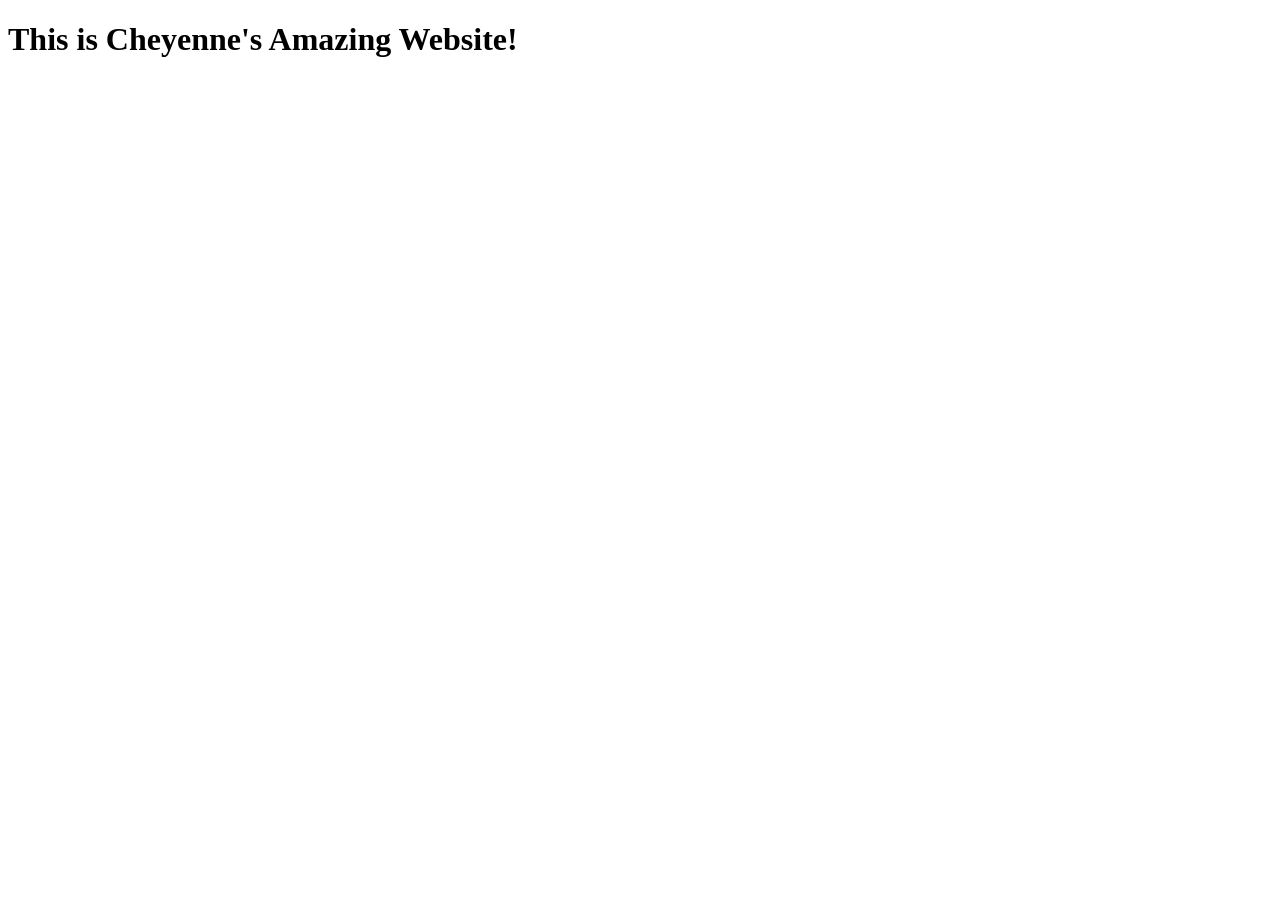
<file: old-style/index_1.html>
<!DOCTYPE html>
<html lang="en">
<head>
    <meta charset="UTF-8">
    <meta name="viewport" content="width=device-width, initial-scale=1.0">
    <title>Cheyenne's Landing Pagw</title>
</head>
<body>
    <h1>
        This is Cheyenne's Amazing Website!
    </h1>
</body>
</html>
</file>
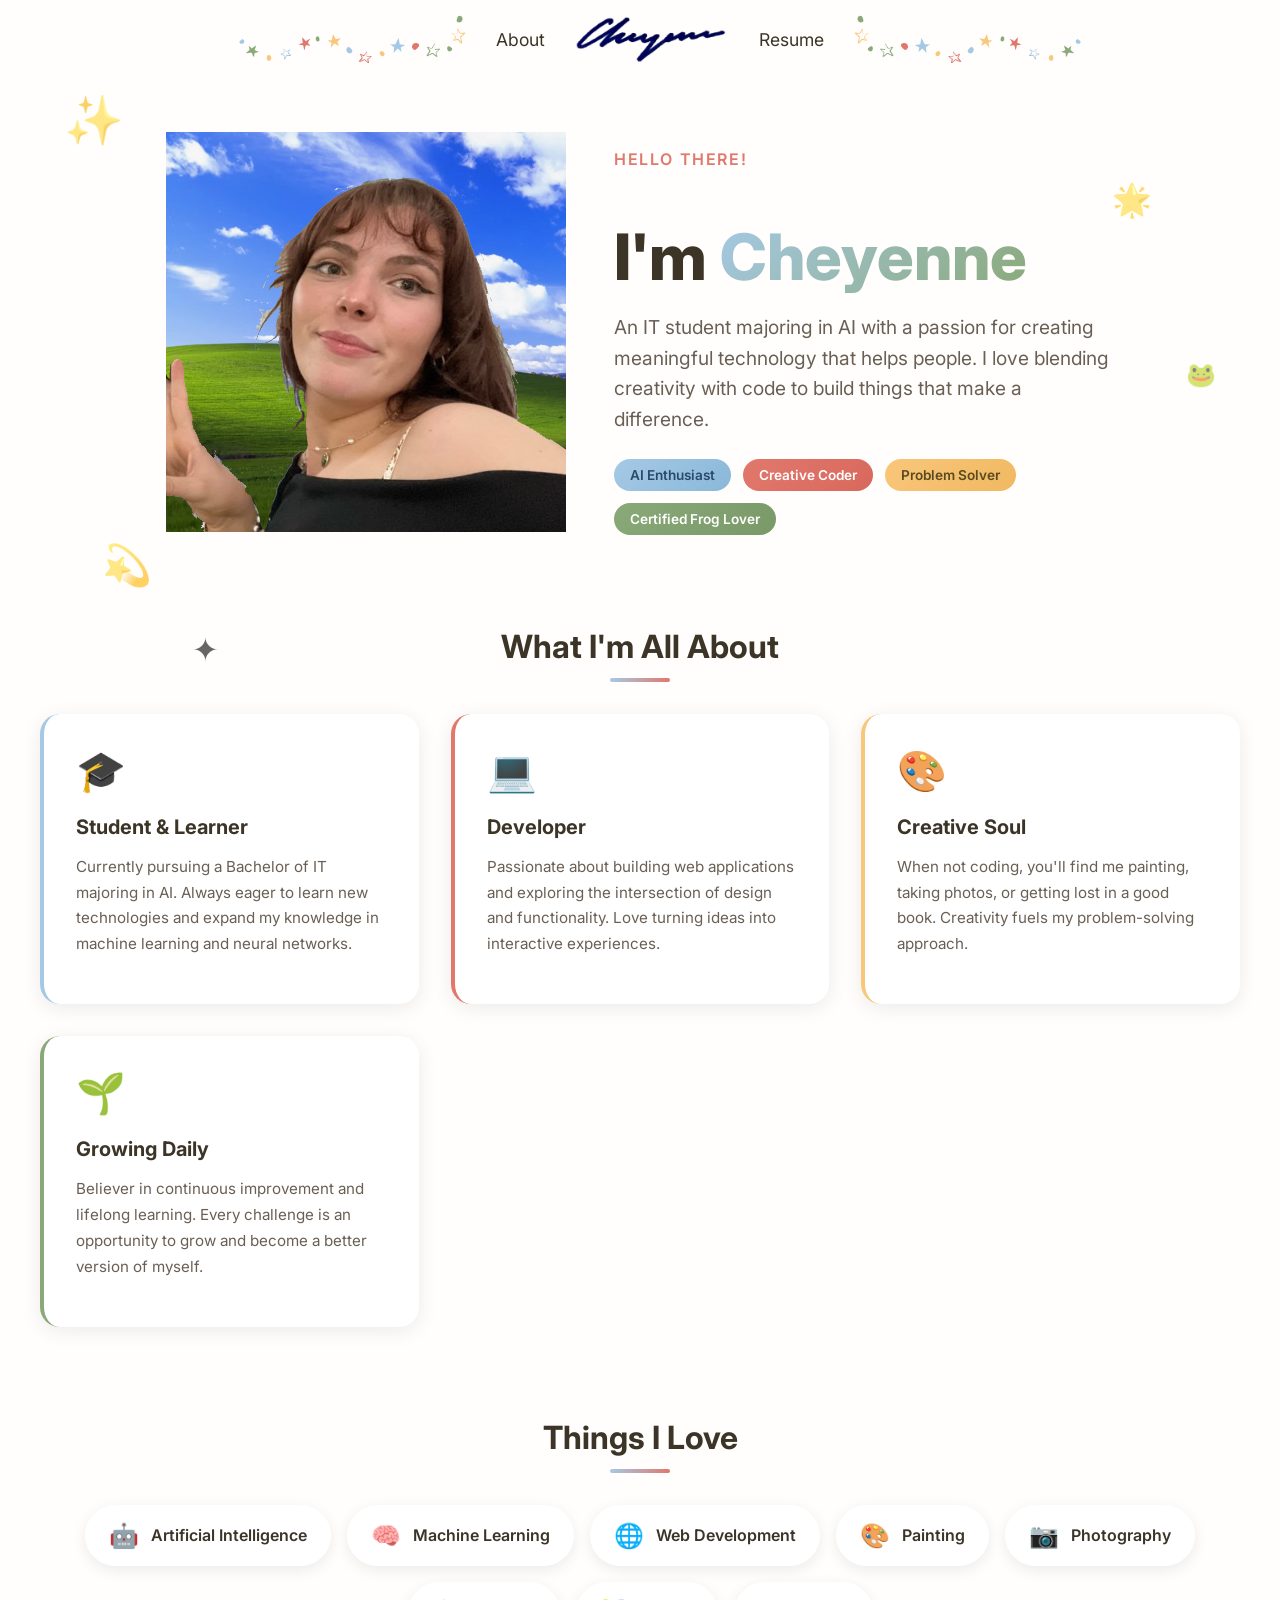
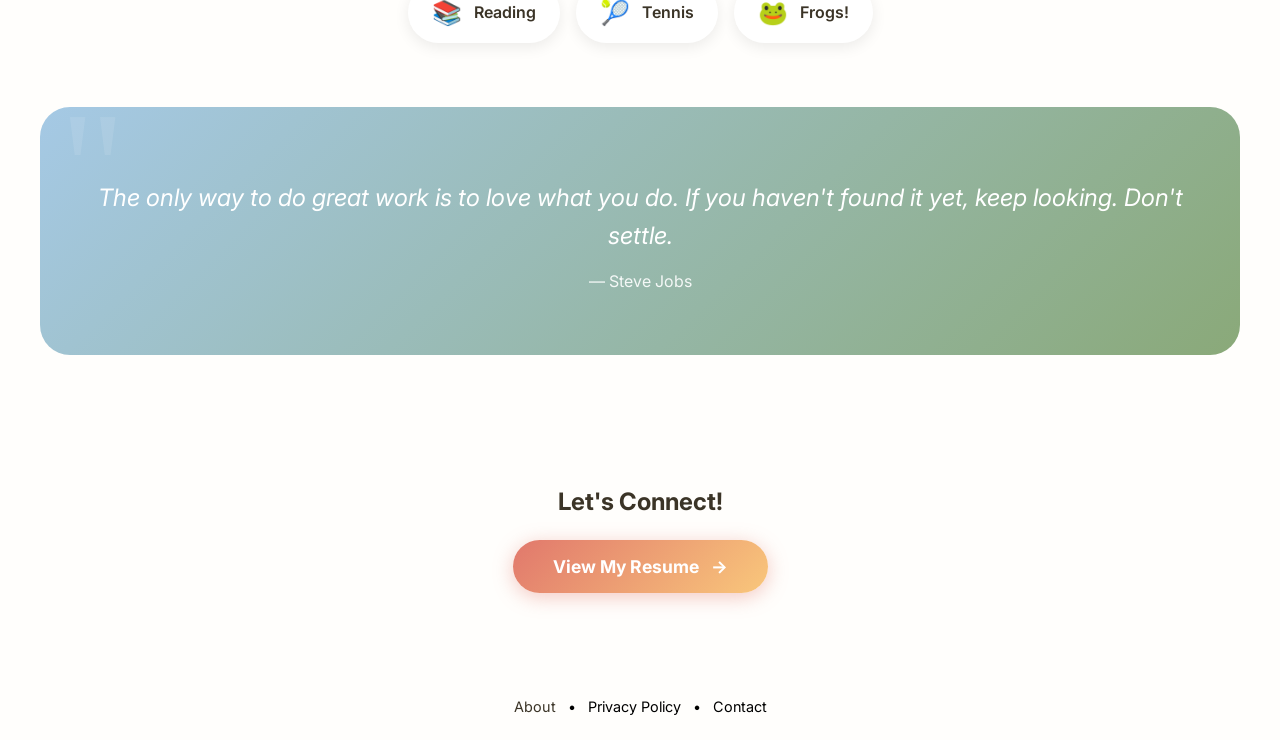
<file: pages/about.html>
<!DOCTYPE html>
<html lang="en">
<head>
    <meta charset="UTF-8">
    <meta name="viewport" content="width=device-width, initial-scale=1.0">
    <title>About - Cheyenne</title>
    <link rel="stylesheet" href="../assets/css/style.css">
    <link rel="preconnect" href="https://fonts.googleapis.com">
    <link href="https://fonts.googleapis.com/css2?family=Inter:wght@400;500;600;700;800&display=swap" rel="stylesheet">
</head>

<body class="playful-about">
    <div class="floating-shapes">
        <span class="shape shape-1">✨</span>
        <span class="shape shape-2">🌟</span>
        <span class="shape shape-3">💫</span>
        <span class="shape shape-4">⭐</span>
        <span class="shape shape-5">🐸</span>
        <span class="shape shape-6">✦</span>
    </div>

    <button class="hamburger" aria-label="Toggle menu" aria-expanded="false">
        <span class="hamburger-line"></span>
        <span class="hamburger-line"></span>
        <span class="hamburger-line"></span>
    </button>

    <div class="top-bar">
        <div class="top-left">
            <img src="../assets/images/stars-left.png" alt="" class="left-stars">
            <nav class="nav-links">
                <!-- <a href="projects.html">Projects</a>
                <a href="blog.html">Blog</a> -->
                <a href="about.html">About</a>
            </nav>
            <a href="../index.html"><img src="../assets/images/LOGO.png" alt="Logo" class="top-logo"></a>
            <nav class="nav-links">
                <!-- <a href="about.html">About</a> -->
                <a href="resume.html">Resume</a>
            </nav>
            <img src="../assets/images/stars-right.png" alt="" class="right-stars">
        </div>
    </div>

    <div class="mobile-nav-overlay">
        <nav class="mobile-nav">
            <!-- <a href="projects.html" class="mobile-nav-link">Projects</a>
            <a href="blog.html" class="mobile-nav-link">Blog</a> -->
            <a href="about.html" class="mobile-nav-link">About</a>
            <a href="resume.html" class="mobile-nav-link">Resume</a>
        </nav>
    </div>

    <main class="playful-container">
        <section class="playful-hero">
            <div class="playful-photo-wrapper">
                <!-- <div class="playful-photo-frame"> -->
                    <!-- <div class="playful-photo-inner"> -->
                        <img src="../assets/images/me.png" alt="Cheyenne">
                    <!-- </div> -->
                <!-- </div> -->
            </div>
            <div class="playful-intro">
                <p class="playful-greeting">Hello there! </p>
                <h1 class="playful-name">I'm <span>Cheyenne</span></h1>
                <p class="playful-tagline">An IT student majoring in AI with a passion for creating meaningful technology that helps people. I love blending creativity with code to build things that make a difference.</p>
                <div class="playful-badges">
                    <span class="badge badge-blue">AI Enthusiast</span>
                    <span class="badge badge-coral">Creative Coder</span>
                    <span class="badge badge-yellow">Problem Solver</span>
                    <span class="badge badge-green">Certified Frog Lover</span>
                </div>
            </div>
        </section>

        <section class="playful-section">
            <h2 class="playful-section-title">What I'm All About</h2>
            <div class="playful-cards">
                <div class="playful-card playful-card-blue">
                    <span class="playful-card-icon">🎓</span>
                    <h3 class="playful-card-title">Student & Learner</h3>
                    <p class="playful-card-text">Currently pursuing a Bachelor of IT majoring in AI. Always eager to learn new technologies and expand my knowledge in machine learning and neural networks.</p>
                </div>
                <div class="playful-card playful-card-coral">
                    <span class="playful-card-icon">💻</span>
                    <h3 class="playful-card-title">Developer</h3>
                    <p class="playful-card-text">Passionate about building web applications and exploring the intersection of design and functionality. Love turning ideas into interactive experiences.</p>
                </div>
                <div class="playful-card playful-card-yellow">
                    <span class="playful-card-icon">🎨</span>
                    <h3 class="playful-card-title">Creative Soul</h3>
                    <p class="playful-card-text">When not coding, you'll find me painting, taking photos, or getting lost in a good book. Creativity fuels my problem-solving approach.</p>
                </div>
                <div class="playful-card playful-card-green">
                    <span class="playful-card-icon">🌱</span>
                    <h3 class="playful-card-title">Growing Daily</h3>
                    <p class="playful-card-text">Believer in continuous improvement and lifelong learning. Every challenge is an opportunity to grow and become a better version of myself.</p>
                </div>
            </div>
        </section>

        <section class="playful-section">
            <h2 class="playful-section-title">Things I Love</h2>
            <div class="playful-interests">
                <div class="interest-tag"><span class="icon">🤖</span> Artificial Intelligence</div>
                <div class="interest-tag"><span class="icon">🧠</span> Machine Learning</div>
                <div class="interest-tag"><span class="icon">🌐</span> Web Development</div>
                <div class="interest-tag"><span class="icon">🎨</span> Painting</div>
                <div class="interest-tag"><span class="icon">📷</span> Photography</div>
                <div class="interest-tag"><span class="icon">📚</span> Reading</div>
                <div class="interest-tag"><span class="icon">🎾</span> Tennis</div>
                <div class="interest-tag"><span class="icon">🐸</span> Frogs!</div>
            </div>
        </section>

        <section class="playful-section">
            <div class="playful-quote">
                <p class="playful-quote-text">The only way to do great work is to love what you do. If you haven't found it yet, keep looking. Don't settle.</p>
                <p class="playful-quote-author">— Steve Jobs</p>
            </div>
        </section>

        <section class="playful-cta">
            <h2 class="playful-cta-title">Let's Connect!</h2>
            <a href="resume.html" class="playful-cta-btn">
                <span>View My Resume</span>
                <span>→</span>
            </a>
        </section>
    </main>

    <footer>
        <nav aria-label="Footer navigation">
            <a href="about.html">About</a> &nbsp; • &nbsp; Privacy Policy &nbsp; • &nbsp; Contact
        </nav>
    </footer>

    <script src="../scripts/main.js"></script>
</body>
</html>
</file>
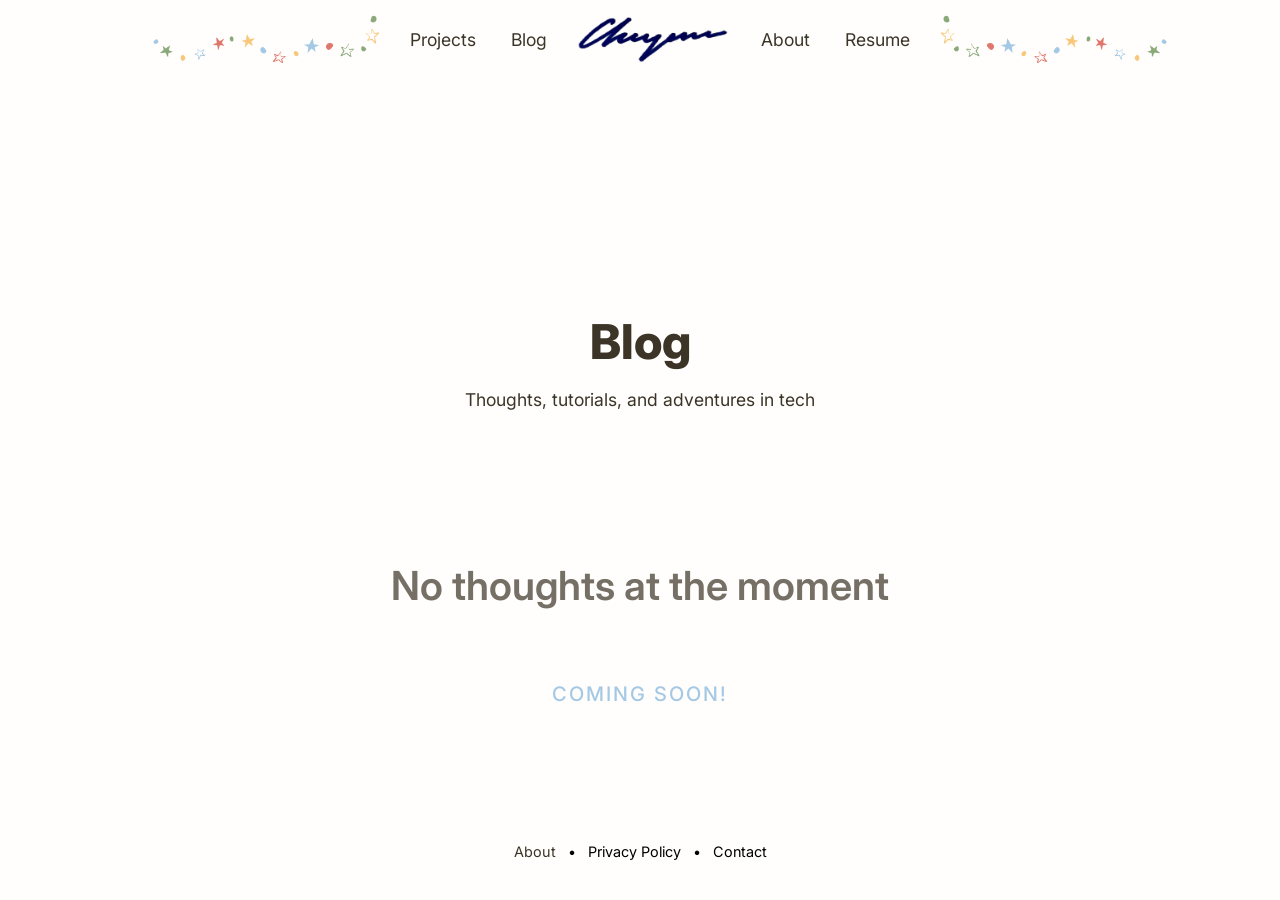
<file: pages/blog.html>
<!DOCTYPE html>
<html lang="en">
<head>
    <meta charset="UTF-8">
    <meta name="viewport" content="width=device-width, initial-scale=1.0">
    <title>Blog - Cheyenne</title>
    <link rel="stylesheet" href="../assets/css/style.css">
    <link rel="preconnect" href="https://fonts.googleapis.com">
    <link href="https://fonts.googleapis.com/css2?family=Inter:wght@400;500;600;700&display=swap" rel="stylesheet">
</head>

<body>
    <!-- Top Bar -->
    <div class="top-bar">
        <div class="top-left">
            <img src="../assets/images/stars-left.png" alt="Name" class="left-stars">
            <nav class="nav-links">
                <a href="projects.html">Projects</a>
                <a href="blog.html">Blog</a>
            </nav>
            <a href="../index.html"><img src="../assets/images/LOGO.png" alt="Name" class="top-logo"></a>
            <nav class="nav-links">
                <a href="about.html">About</a>
                <a href="resume.html">Resume</a>
            </nav>
            <img src="../assets/images/stars-right.png" alt="Name" class="right-stars">
        </div>
        
        <button class="hamburger" aria-label="Toggle menu" aria-expanded="false">
            <span class="hamburger-line"></span>
            <span class="hamburger-line"></span>
            <span class="hamburger-line"></span>
        </button>
    </div>

    <!-- Mobile Navigation Overlay -->
    <div class="mobile-nav-overlay">
        <nav class="mobile-nav">
            <a href="projects.html" class="mobile-nav-link">Projects</a>
            <a href="blog.html" class="mobile-nav-link">Blog</a>
            <a href="about.html" class="mobile-nav-link">About</a>
            <a href="resume.html" class="mobile-nav-link">Resume</a>
        </nav>
    </div>

    <!-- Main Content -->
    <main class="blog-container">
        
        <header class="blog-header">
            <h1 class="blog-title">Blog</h1>
            <p class="blog-subtitle">Thoughts, tutorials, and adventures in tech</p>
        </header>

        <div class="blog-empty">
            <div class="blog-empty-content">
                <p class="blog-empty-text">No thoughts at the moment</p>
                <p class="blog-coming-soon">Coming soon!</p>
            </div>
        </div>

    </main>

    <!-- Footer -->
    <footer>
        <nav aria-label="Footer navigation">
            <a href="about.html">About</a> &nbsp; • &nbsp; Privacy Policy &nbsp; • &nbsp; Contact
        </nav>
    </footer>

    <script src="../scripts/main.js"></script>
</body>
</html>
</file>
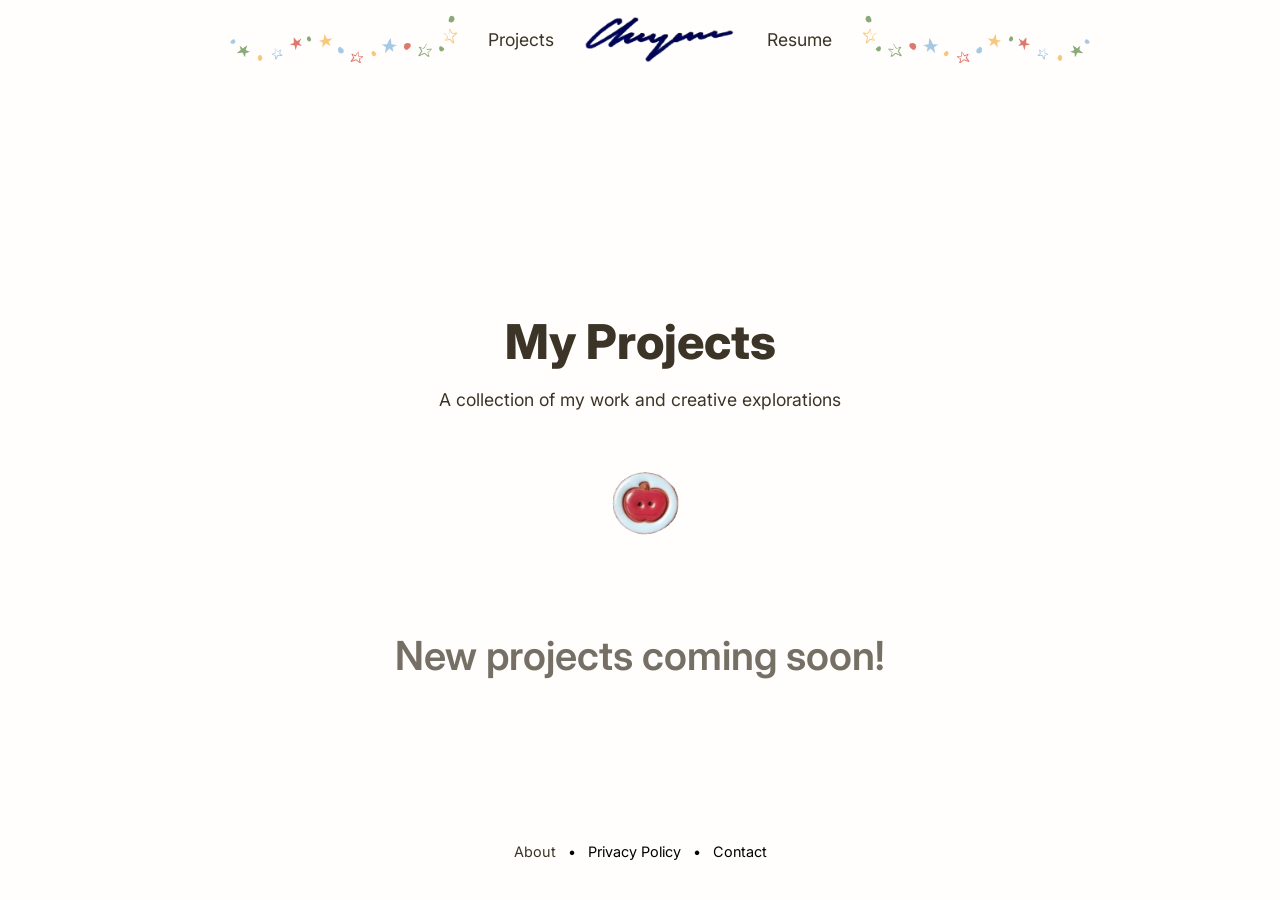
<file: pages/projects.html>
<!DOCTYPE html>
<html lang="en">
<head>
    <meta charset="UTF-8">
    <meta name="viewport" content="width=device-width, initial-scale=1.0">
    <title>Projects - Cheyenne</title>
    <link rel="stylesheet" href="../assets/css/style.css">
    <link rel="preconnect" href="https://fonts.googleapis.com">
    <link href="https://fonts.googleapis.com/css2?family=Inter:wght@400;500;600;700&display=swap" rel="stylesheet">
</head>

<body>
    <!-- Hamburger Button (Mobile) -->
    <button class="hamburger" aria-label="Toggle menu" aria-expanded="false">
        <span class="hamburger-line"></span>
        <span class="hamburger-line"></span>
        <span class="hamburger-line"></span>
    </button>

    <!-- Top Bar -->
    <div class="top-bar">
        <div class="top-left">
            <img src="../assets/images/stars-left.png" alt="Name" class="left-stars">
            <nav class="nav-links">
                <a href="projects.html">Projects</a>
                <!-- <a href="blog.html">Blog</a> -->
            </nav>
            <a href="../index.html"><img src="../assets/images/LOGO.png" alt="Name" class="top-logo"></a>
            <nav class="nav-links">
                <!-- <a href="about.html">About</a> -->
                <a href="resume.html">Resume</a>
            </nav>
            <img src="../assets/images/stars-right.png" alt="Name" class="right-stars">
        </div>
    </div>

    <!-- Mobile Navigation Overlay -->
    <div class="mobile-nav-overlay">
        <nav class="mobile-nav">
            <a href="projects.html" class="mobile-nav-link">Projects</a>
            <!-- <a href="blog.html" class="mobile-nav-link">Blog</a> -->
            <!-- <a href="about.html" class="mobile-nav-link">About</a> -->
            <a href="resume.html" class="mobile-nav-link">Resume</a>
        </nav>
    </div>

    <!-- Main Content -->
    <main class="projects-container">
        
        <header class="projects-header">
            <h1 class="projects-title">My Projects</h1>
            <p class="projects-subtitle">A collection of my work and creative explorations</p>
        </header>

        <div class="projects-empty">
            <img src="../assets/images/apple_button.png" alt="" class="projects-deco">
            <p class="projects-empty-text">New projects coming soon!</p>
        </div>

    </main>

    <!-- Footer -->
    <footer>
        <nav aria-label="Footer navigation">
            <a href="about.html">About</a> &nbsp; • &nbsp; Privacy Policy &nbsp; • &nbsp; Contact
        </nav>
    </footer>

    <script src="../scripts/main.js"></script>
</body>
</html>
</file>
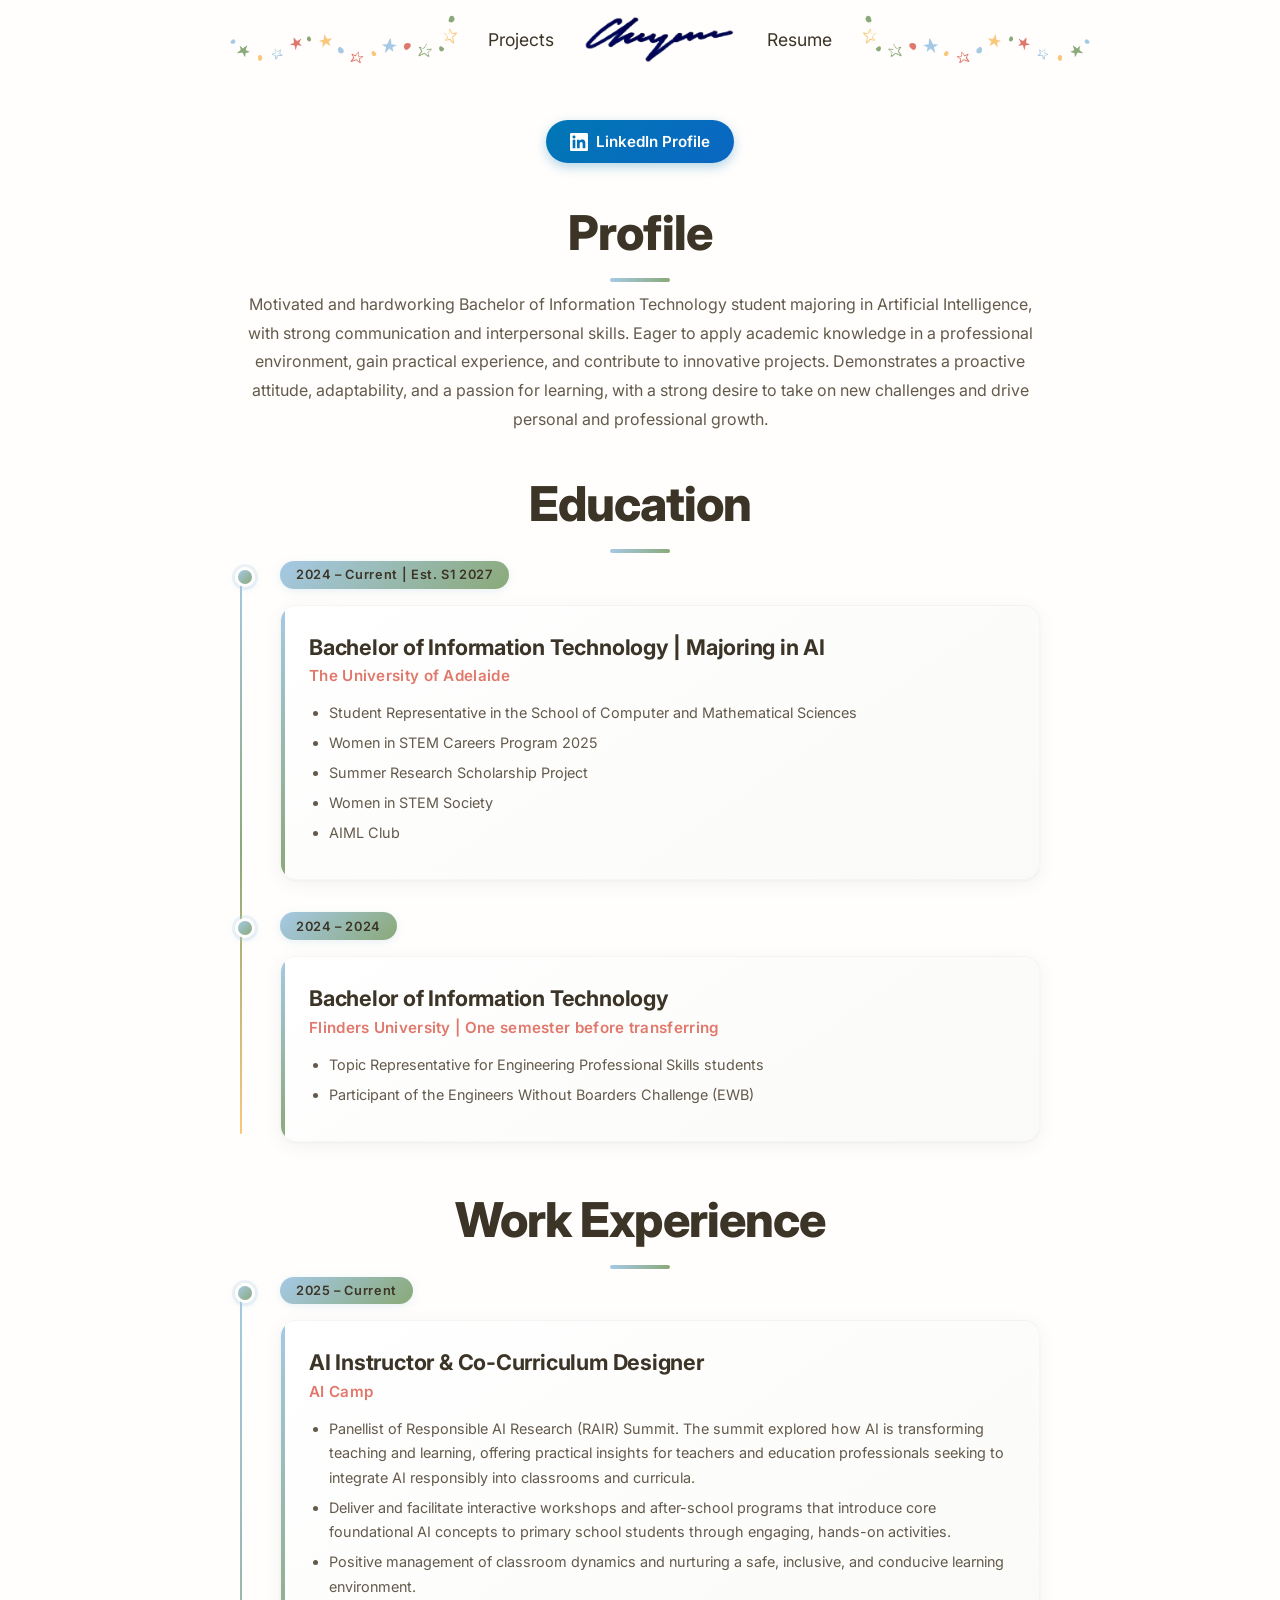
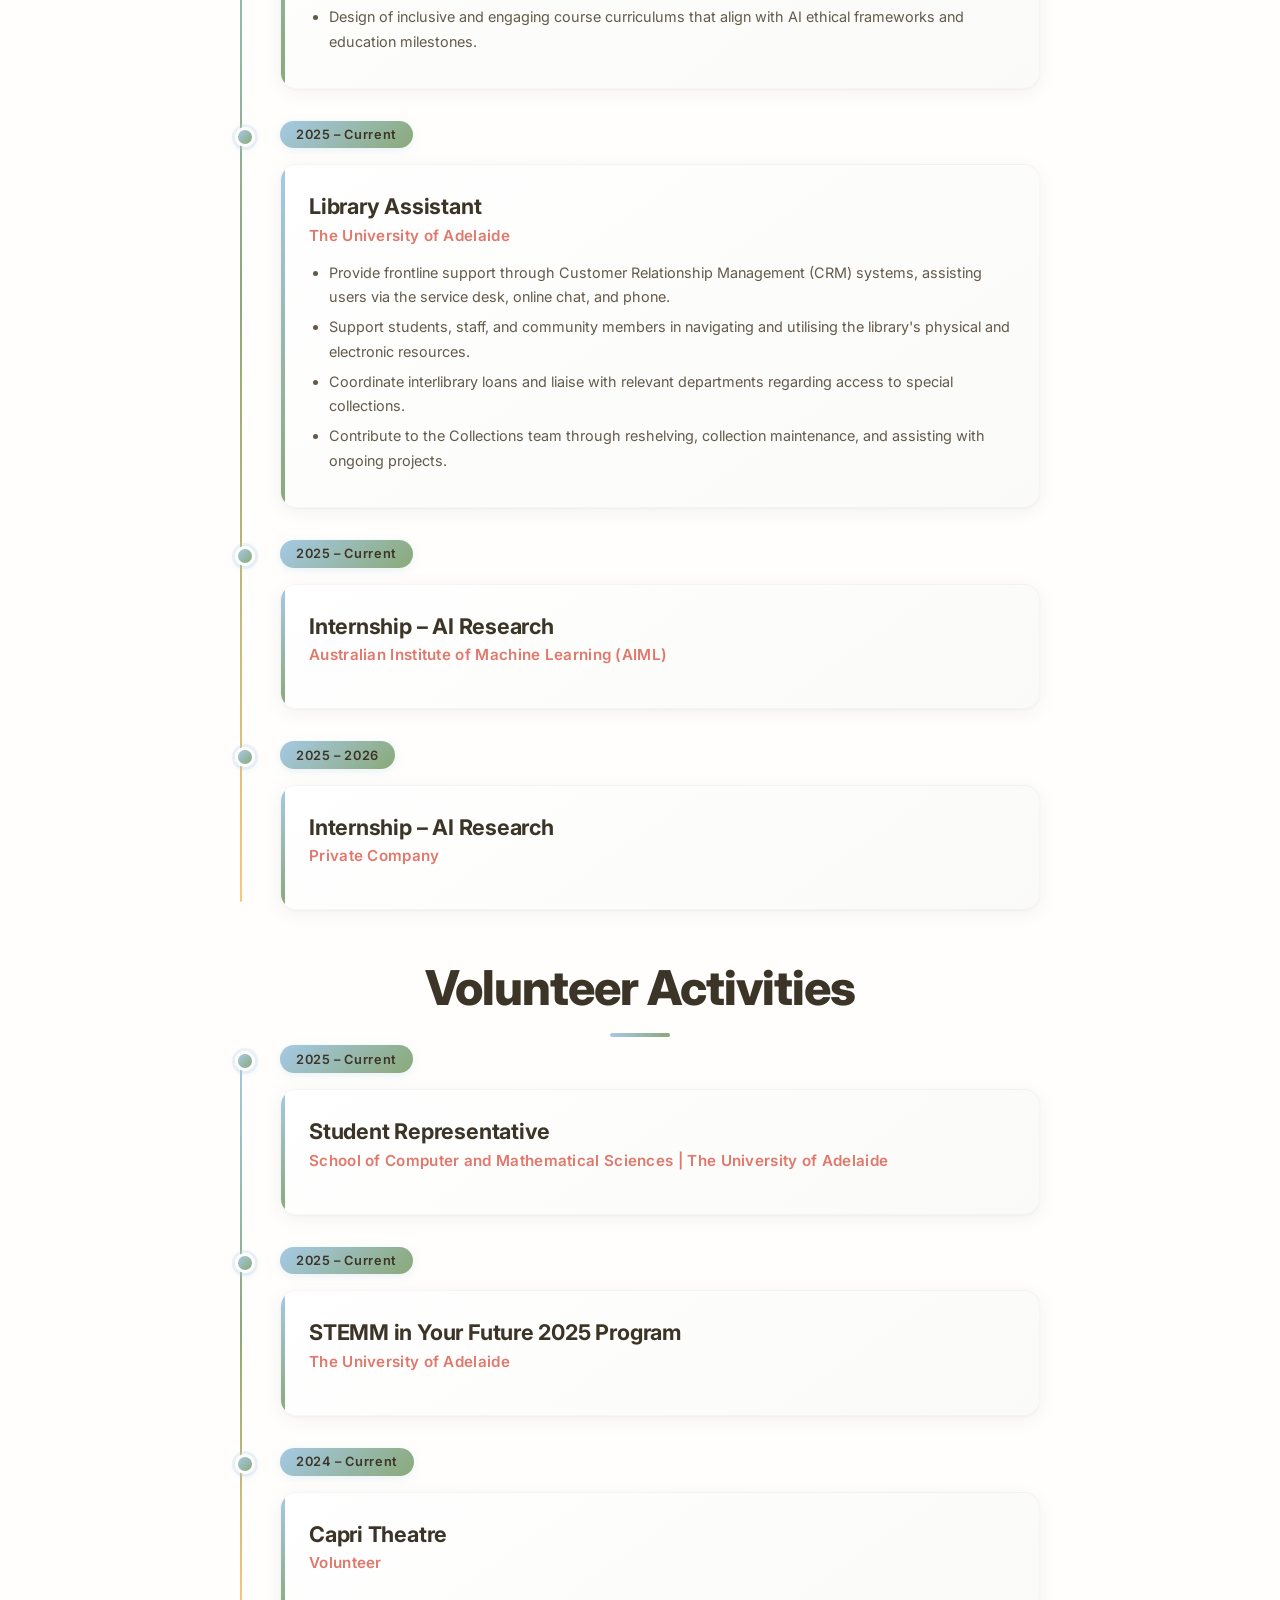
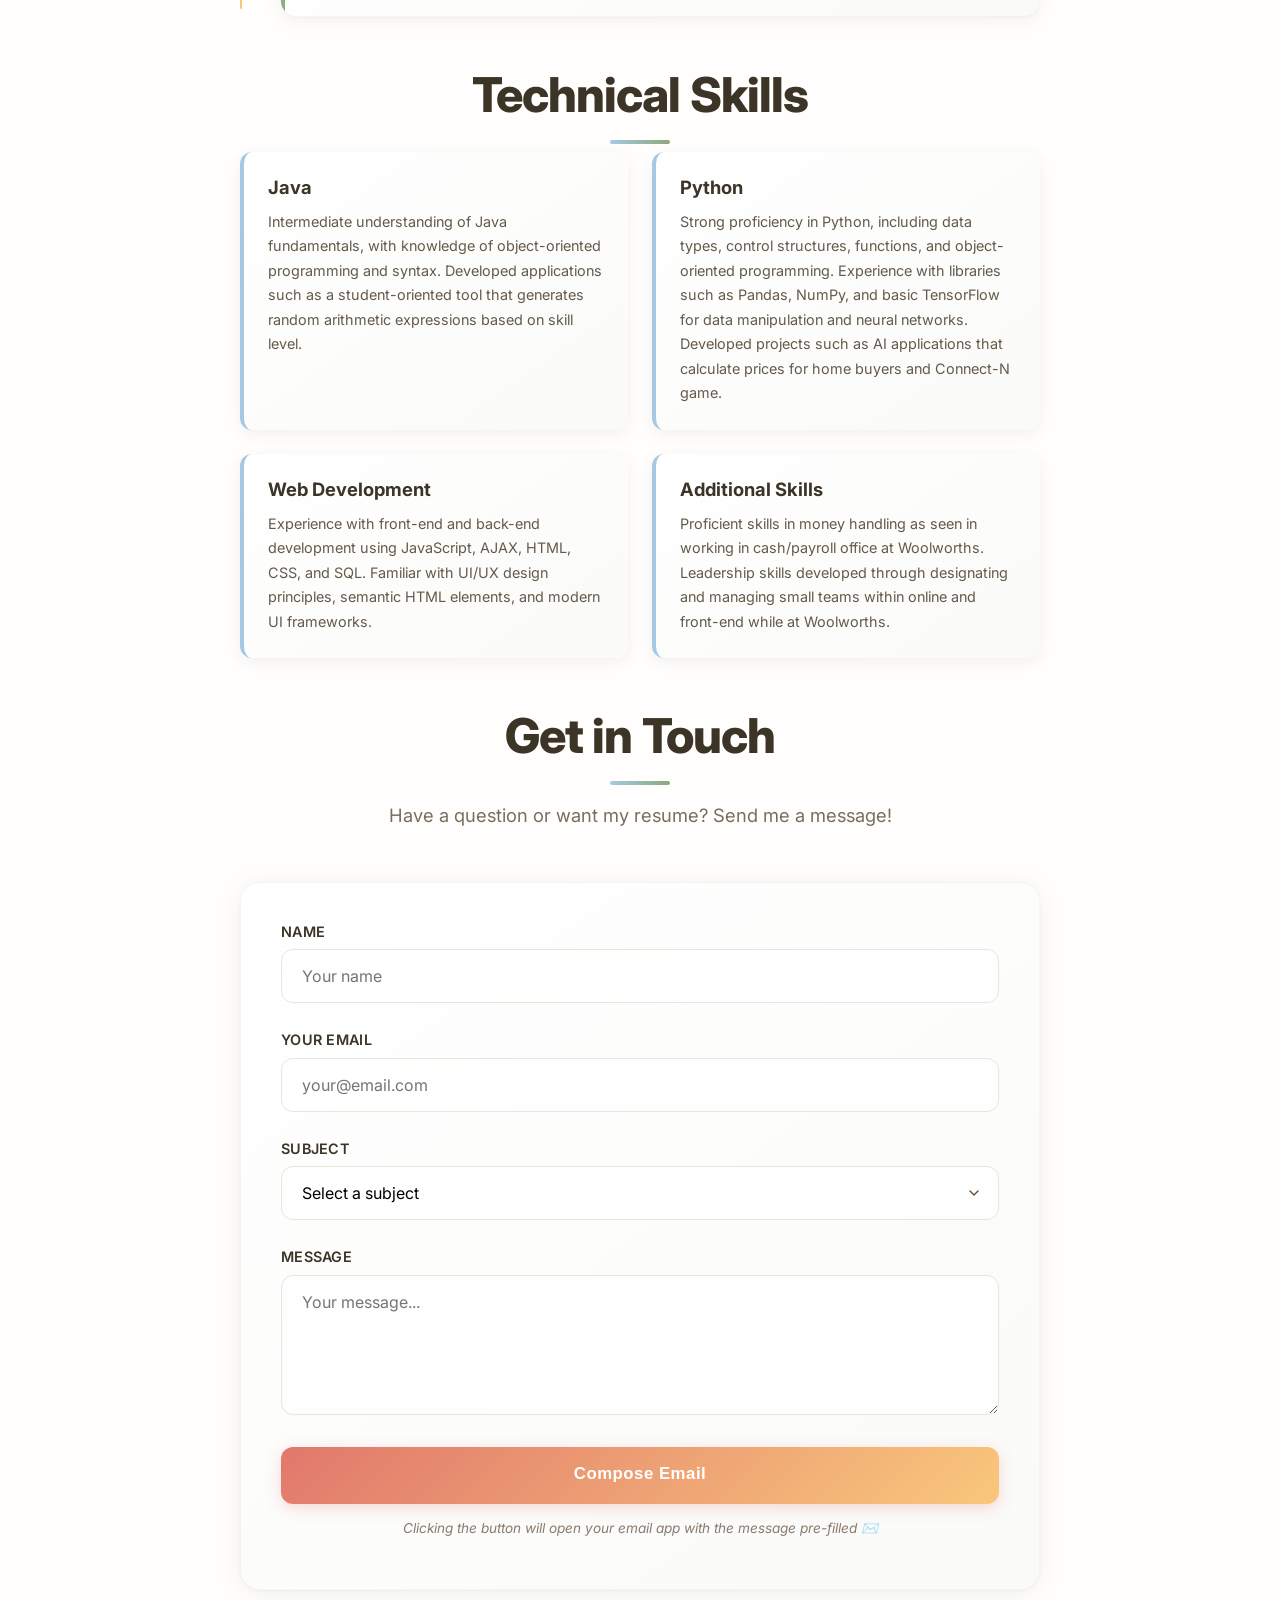
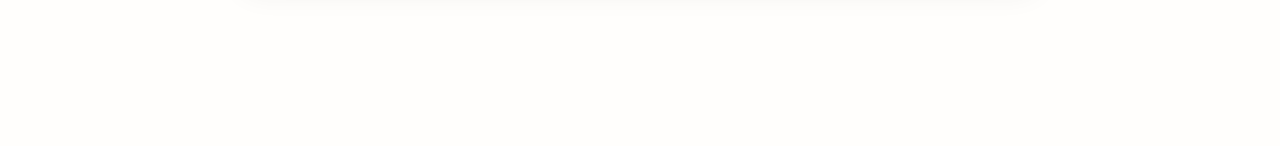
<file: pages/resume.html>
<!DOCTYPE html>
<html lang="en">
<head>
    <meta charset="UTF-8">
    <meta name="viewport" content="width=device-width, initial-scale=1.0">
    <title>Resume - Cheyenne</title>
    <link rel="stylesheet" href="../assets/css/style.css">
    <link rel="preconnect" href="https://fonts.googleapis.com">
    <link href="https://fonts.googleapis.com/css2?family=Inter:wght@400;600;800&display=swap" rel="stylesheet">
</head>

<body>
    <!-- Hamburger Button (Mobile) -->
    <button class="hamburger" aria-label="Toggle menu" aria-expanded="false">
        <span class="hamburger-line"></span>
        <span class="hamburger-line"></span>
        <span class="hamburger-line"></span>
    </button>

    <!-- Top Bar -->
    <div class="top-bar">
        <div class="top-left">
            <img src="../assets/images/stars-left.png" alt="Name" class="left-stars">
            <nav class="nav-links">
                <a href="projects.html">Projects</a>
                <!-- <a href="blog.html">Blog</a> -->
            </nav>
            <a href="../index.html"><img src="../assets/images/LOGO.png" alt="Name" class="top-logo"></a>
            <nav class="nav-links">
                <!-- <a href="about.html">About</a> -->
                <a href="resume.html">Resume</a>
            </nav>
            <img src="../assets/images/stars-right.png" alt="Name" class="right-stars">
        </div>
    </div>

    <!-- Mobile Navigation Overlay -->
    <div class="mobile-nav-overlay">
        <nav class="mobile-nav">
            <a href="projects.html" class="mobile-nav-link">Projects</a>
            <!-- <a href="blog.html" class="mobile-nav-link">Blog</a>
            <a href="about.html" class="mobile-nav-link">About</a> -->
            <a href="resume.html" class="mobile-nav-link">Resume</a>
        </nav>
    </div>

    <!-- Main Content -->
    <main class="resume-container">
        
        <!-- Header with LinkedIn -->
        <section class="resume-header">
            <a href="http://linkedin.com/in/cheyenne-clark-43b410327" target="_blank" class="linkedin-btn">
                <svg xmlns="http://www.w3.org/2000/svg" width="20" height="20" viewBox="0 0 24 24" fill="currentColor">
                    <path d="M20.447 20.452h-3.554v-5.569c0-1.328-.027-3.037-1.852-3.037-1.853 0-2.136 1.445-2.136 2.939v5.667H9.351V9h3.414v1.561h.046c.477-.9 1.637-1.85 3.37-1.85 3.601 0 4.267 2.37 4.267 5.455v6.286zM5.337 7.433c-1.144 0-2.063-.926-2.063-2.065 0-1.138.92-2.063 2.063-2.063 1.14 0 2.064.925 2.064 2.063 0 1.139-.925 2.065-2.064 2.065zm1.782 13.019H3.555V9h3.564v11.452zM22.225 0H1.771C.792 0 0 .774 0 1.729v20.542C0 23.227.792 24 1.771 24h20.451C23.2 24 24 23.227 24 22.271V1.729C24 .774 23.2 0 22.222 0h.003z"/>
                </svg>
                LinkedIn Profile
            </a>
        </section>

        <!-- Profile Section -->
        <section class="profile-section">
            <h2 class="section-title">Profile</h2>
            <p class="profile-text">Motivated and hardworking Bachelor of Information Technology student majoring in Artificial Intelligence, with strong communication and interpersonal skills. Eager to apply academic knowledge in a professional environment, gain practical experience, and contribute to innovative projects. Demonstrates a proactive attitude, adaptability, and a passion for learning, with a strong desire to take on new challenges and drive personal and professional growth.</p>
        </section>

        <!-- Education Section -->
        <section class="timeline-section">
            <h2 class="section-title">Education</h2>
            
            <div class="timeline">
                <div class="timeline-entry">
                    <div class="timeline-date">2024 – Current | Est. S1 2027</div>
                    <div class="timeline-content">
                        <h3 class="timeline-title">Bachelor of Information Technology | Majoring in AI</h3>
                        <p class="timeline-company">The University of Adelaide</p>
                        <ul class="timeline-list">
                            <li>Student Representative in the School of Computer and Mathematical Sciences</li>
                            <li>Women in STEM Careers Program 2025</li>
                            <li>Summer Research Scholarship Project</li>
                            <li>Women in STEM Society</li>
                            <li>AIML Club</li>
                        </ul>
                    </div>
                </div>
                
                <div class="timeline-entry">
                    <div class="timeline-date">2024 – 2024</div>
                    <div class="timeline-content">
                        <h3 class="timeline-title">Bachelor of Information Technology</h3>
                        <p class="timeline-company">Flinders University | One semester before transferring</p>
                        <ul class="timeline-list">
                            <li>Topic Representative for Engineering Professional Skills students</li>
                            <li>Participant of the Engineers Without Boarders Challenge (EWB)</li>
                        </ul>
                    </div>
                </div>
            </div>
        </section>

        <!-- Work Experience Section -->
        <section class="timeline-section">
            <h2 class="section-title">Work Experience</h2>
            
            <div class="timeline">
                <div class="timeline-entry">
                    <div class="timeline-date">2025 – Current</div>
                    <div class="timeline-content">
                        <h3 class="timeline-title">AI Instructor & Co-Curriculum Designer</h3>
                        <p class="timeline-company">AI Camp</p>
                        <ul class="timeline-list">
                            <li>Panellist of Responsible AI Research (RAIR) Summit. The summit explored how AI is transforming teaching and learning, offering practical insights for teachers and education professionals seeking to integrate AI responsibly into classrooms and curricula.</li>
                            <li>Deliver and facilitate interactive workshops and after-school programs that introduce core foundational AI concepts to primary school students through engaging, hands-on activities.</li>
                            <li>Positive management of classroom dynamics and nurturing a safe, inclusive, and conducive learning environment.</li>
                            <li>Design of inclusive and engaging course curriculums that align with AI ethical frameworks and education milestones.</li>
                        </ul>
                    </div>
                </div>
                
                <div class="timeline-entry">
                    <div class="timeline-date">2025 – Current</div>
                    <div class="timeline-content">
                        <h3 class="timeline-title">Library Assistant</h3>
                        <p class="timeline-company">The University of Adelaide</p>
                        <ul class="timeline-list">
                            <li>Provide frontline support through Customer Relationship Management (CRM) systems, assisting users via the service desk, online chat, and phone.</li>
                            <li>Support students, staff, and community members in navigating and utilising the library's physical and electronic resources.</li>
                            <li>Coordinate interlibrary loans and liaise with relevant departments regarding access to special collections.</li>
                            <li>Contribute to the Collections team through reshelving, collection maintenance, and assisting with ongoing projects.</li>
                        </ul>
                    </div>
                </div>
                
                <div class="timeline-entry">
                    <div class="timeline-date">2025 – Current</div>
                    <div class="timeline-content">
                        <h3 class="timeline-title">Internship – AI Research</h3>
                        <p class="timeline-company">Australian Institute of Machine Learning (AIML)</p>
                    </div>
                </div>
                
                <div class="timeline-entry">
                    <div class="timeline-date">2025 – 2026</div>
                    <div class="timeline-content">
                        <h3 class="timeline-title">Internship – AI Research</h3>
                        <p class="timeline-company">Private Company</p>
                    </div>
                </div>
            </div>
        </section>

        <!-- Volunteer Activities Section -->
        <section class="timeline-section">
            <h2 class="section-title">Volunteer Activities</h2>
            
            <div class="timeline">
                <div class="timeline-entry">
                    <div class="timeline-date">2025 – Current</div>
                    <div class="timeline-content">
                        <h3 class="timeline-title">Student Representative</h3>
                        <p class="timeline-company">School of Computer and Mathematical Sciences | The University of Adelaide</p>
                    </div>
                </div>
                
                <div class="timeline-entry">
                    <div class="timeline-date">2025 – Current</div>
                    <div class="timeline-content">
                        <h3 class="timeline-title">STEMM in Your Future 2025 Program</h3>
                        <p class="timeline-company">The University of Adelaide</p>
                    </div>
                </div>
                
                <div class="timeline-entry">
                    <div class="timeline-date">2024 – Current</div>
                    <div class="timeline-content">
                        <h3 class="timeline-title">Capri Theatre</h3>
                        <p class="timeline-company">Volunteer</p>
                    </div>
                </div>
            </div>
        </section>

        <!-- Technical Skills Section -->
        <section class="skills-section">
            <h2 class="section-title">Technical Skills</h2>
            
            <div class="skills-grid">
                <div class="skill-category">
                    <h3 class="skill-title">Java</h3>
                    <p class="skill-description">Intermediate understanding of Java fundamentals, with knowledge of object-oriented programming and syntax. Developed applications such as a student-oriented tool that generates random arithmetic expressions based on skill level.</p>
                </div>
                
                <div class="skill-category">
                    <h3 class="skill-title">Python</h3>
                    <p class="skill-description">Strong proficiency in Python, including data types, control structures, functions, and object-oriented programming. Experience with libraries such as Pandas, NumPy, and basic TensorFlow for data manipulation and neural networks. Developed projects such as AI applications that calculate prices for home buyers and Connect-N game.</p>
                </div>
                
                <div class="skill-category">
                    <h3 class="skill-title">Web Development</h3>
                    <p class="skill-description">Experience with front-end and back-end development using JavaScript, AJAX, HTML, CSS, and SQL. Familiar with UI/UX design principles, semantic HTML elements, and modern UI frameworks.</p>
                </div>
                
                <div class="skill-category">
                    <h3 class="skill-title">Additional Skills</h3>
                    <p class="skill-description">Proficient skills in money handling as seen in working in cash/payroll office at Woolworths. Leadership skills developed through designating and managing small teams within online and front-end while at Woolworths.</p>
                </div>
            </div>
        </section>

        <!-- Contact Form Section -->
        <section class="contact-section">
            <h2 class="section-title">Get in Touch</h2>
            <p class="section-subtitle">Have a question or want my resume? Send me a message!</p>
            
            <form class="contact-form" id="contact-form">
                <div class="form-group">
                    <label for="name">Name</label>
                    <input type="text" id="name" name="name" placeholder="Your name" required>
                </div>
                
                <div class="form-group">
                    <label for="email">Your Email</label>
                    <input type="email" id="email" name="email" placeholder="your@email.com" required>
                </div>
                
                <div class="form-group">
                    <label for="subject">Subject</label>
                    <select id="subject" name="subject" required>
                        <option value="" disabled selected>Select a subject</option>
                        <option value="Question">I have a Question!</option>
                        <option value="Resume Request">Resume Request</option>
                        <option value="Hello">Just Saying Hi!</option>
                        <option value="Other">Other</option>
                    </select>
                </div>
                
                <div class="form-group">
                    <label for="message">Message</label>
                    <textarea id="message" name="message" rows="5" placeholder="Your message..." required></textarea>
                </div>
                
                <button type="submit" class="submit-btn">
                    <span class="label">Compose Email</span>
                    <span class="transition"></span>
                </button>
                
                <p class="form-note">Clicking the button will open your email app with the message pre-filled ✉️</p>
            </form>
        </section>

    </main>

    <script src="../scripts/main.js"></script>
</body>
</html>
</file>
<file: assets/css/style.css>
/* ===================
   Global Body Styles
   =================== */
   body {
    margin: 0;
    font-family: 'Inter', Arial, sans-serif;
    background: rgb(255, 254, 252);
}


.main-text {
    color: #3b3427;
    font-family: 'Inter', serif;
    font-size: clamp(1.6rem, 4vw, 3rem);
    padding: 2rem 1.5rem;
    max-width: 900px;
    margin: auto;
}

/* ===================
   Header and Branding
   =================== */
header {
    text-align: center;
    padding-top: 160px; /* accommodates fixed nav bar */
    color: #F0E6D9;
}

.logo-img {
    width: 180px;
    height: auto;
    display: block;
    margin: 0 auto 20px;
}

.logo {
    font-size: 2.8rem;
    font-weight: 800;
    margin-bottom: 10px;
}

.subtitle {
    font-size: 1.2rem;
    margin-bottom: 30px;
}


/* ===================
   Top Bar & Navigation
   =================== */
.hamburger {
    display: none;
}

.mobile-nav-overlay {
    display: none;
}
.top-bar {
    display: flex;
    justify-content: center;
    align-items: center;
    padding: 1px 20px;
    background-color: rgb(255, 254, 252);
    position: fixed;
    top: 0;
    width: 100%;
    z-index: 9999;
}

.top-left {
    display: flex;
    align-items: center;
    gap: 30px;
    max-width: 1200px;
    width: 100%;
    justify-content: center;
}

.nav-links {
    display: flex;
    gap: 35px;
}

.nav-links a {
    color: #3b3427;
    font-family: 'Inter', serif;
    text-decoration: none;
    font-size: 1.1rem;
}

.nav-links a:hover {
    color: #e1786c;
}

.top-logo {
    width: clamp(100px, 12vw, 180px);
}

.left-stars,
.right-stars {
    width: clamp(120px, 18vw, 460px);
    height: auto;
}
/* 
.left-stars {
    width: 460px;
    height: auto;
    display: block;
    transform: translate(-15px, -25px);
    position: relative;
    padding: 0px 0px;
    top: 0;
    left: -30px;
    right: 0px;
    z-index: 9999;
}
.right-stars {
    width: 460px;
    height: auto;
    display: block;
    transform: translate(-15px, -25px);
    position: relative;
    padding: 0px 0px;
    top: 0;
    left: 30px;
    right: 0;
    z-index: 9999;
} */


.top-right-icons {
    display: flex;
    gap: 20px;
    align-items: center;
    flex-shrink: 0;
}

.icon-btn {
    background: none;
    border: none;
    cursor: pointer;
    padding: 4px;
    transition: transform 0.2s ease;
}

.icon-btn:hover {
    transform: scale(1.15);
}

.icon-btn svg {
    width: 22px;
    height: 22px;
    fill: white;
}
/* ===================
   Footer Styling
   =================== */
footer {
    text-align: center;
    padding: 25px 10px;
    font-size: clamp(0.8rem, 2vw, 0.9rem);
}

footer nav a {
    color: #3b3427;
    text-decoration: none;
}

footer nav a:hover {
    color: #e1786c;
}

button {
    font-size: 17px;
    padding: 1em 2.7em;
    font-weight: 500;
    background: #1f2937;
    color: white;
    border: none;
    position: relative;
    overflow: hidden;
    border-radius: 0.6em;
    cursor: pointer;
  }
  
  .label {
    position: relative;
    top: -1px;
  }
  
  .transition {
    transition-timing-function: cubic-bezier(0, 0, 0.2, 1);
    transition-duration: 500ms;
    background-color: rgba(16, 185, 129, 0.6);
    border-radius: 9999px;
    width: 0;
    height: 0;
    position: absolute;
    left: 50%;
    top: 50%;
    transform: translate(-50%, -50%);
  }
  
  button:hover .transition {
    width: 14em;
    height: 14em;
  }
  
  button:active {
    transform: scale(0.97);
  }
  
  @media (max-width: 768px) {

    .top-left {
        gap: 15px;
    }

    .nav-links {
        gap: 18px;
    }

    .nav-links a {
        font-size: 0.9rem;
    }

    .left-stars,
    .right-stars {
        display: none;
    }

    .hamburger {
        display: flex;
    }

    .nav-links {
        display: none;
    }

    header {
    padding-top: clamp(100px, 12vh, 160px);
    }

    .main-text {
        text-align: center;
        padding: 1.5rem;
    }

    /* Hamburger Button */
    .hamburger {
        display: flex;
        flex-direction: column;
        justify-content: center;
        align-items: center;
        gap: 5px;
        width: 40px;
        height: 40px;
        background: none;
        border: none;
        cursor: pointer;
        padding: 0;
        z-index: 10000;
    }

    .hamburger-line {
        width: 24px;
        height: 2px;
        background-color: #3b3427;
        transition: all 0.3s ease;
    }

    .hamburger.active .hamburger-line:nth-child(1) {
        transform: rotate(45deg) translate(5px, 5px);
    }

    .hamburger.active .hamburger-line:nth-child(2) {
        opacity: 0;
    }

    .hamburger.active .hamburger-line:nth-child(3) {
        transform: rotate(-45deg) translate(5px, -5px);
    }

    /* Mobile Navigation Overlay */
    .mobile-nav-overlay {
        position: fixed;
        top: 0;
        left: 0;
        width: 100%;
        height: 100%;
        background-color: rgba(255, 254, 252, 0.98);
        display: flex;
        justify-content: flex-start;
        align-items: center;
        padding-left: 3rem;
        opacity: 0;
        visibility: hidden;
        transition: opacity 0.3s ease, visibility 0.3s ease;
        z-index: 9998;
    }

    .mobile-nav-overlay.active {
        opacity: 1;
        visibility: visible;
    }

    /* Mobile Navigation Links */
    .mobile-nav {
        display: flex;
        flex-direction: column;
        align-items: flex-start;
        gap: 2rem;
        transform: scale(0.9);
        transition: transform 0.3s ease;
    }

    .mobile-nav-overlay.active .mobile-nav {
        transform: scale(1);
    }

    .mobile-nav-link {
        color: #3b3427;
        font-family: 'Inter', serif;
        font-size: 2rem;
        font-weight: 600;
        text-decoration: none;
        transition: color 0.2s ease, transform 0.2s ease;
    }

.mobile-nav-link:hover {
    color: #e1786c;
    transform: scale(1.05);
}
}

/* ===================
   Resume Page Styles
   =================== */
.resume-container {
    max-width: 800px;
    margin: 0 auto;
    padding: 120px 20px 60px;
}

.section-title {
    font-size: clamp(2rem, 5vw, 3rem);
    color: #3b3427;
    text-align: center;
    margin-bottom: 0.5rem;
    font-weight: 800;
    letter-spacing: -0.02em;
    position: relative;
}

.section-title::after {
    content: '';
    display: block;
    width: 60px;
    height: 4px;
    background: linear-gradient(90deg, #a5c9e5, #8aa979);
    margin: 1rem auto 0;
    border-radius: 2px;
}

.section-subtitle {
    text-align: center;
    color: rgb(120, 110, 95);
    margin-bottom: 3.5rem;
    font-size: 1.15rem;
    font-weight: 400;
}

/* Contact Form */
.contact-section {
    margin-bottom: 6rem;
}

.contact-form {
    background: linear-gradient(145deg, #ffffff, #fafaf8);
    padding: 2.5rem;
    border-radius: 20px;
    box-shadow: 
        0 4px 30px rgba(0, 0, 0, 0.06),
        0 1px 3px rgba(0, 0, 0, 0.04),
        inset 0 1px 0 rgba(255, 255, 255, 0.8);
    border: 1px solid rgba(0, 0, 0, 0.03);
}

.form-group {
    margin-bottom: 1.75rem;
    position: relative;
}

.form-group label {
    display: block;
    margin-bottom: 0.6rem;
    color: #3b3427;
    font-weight: 600;
    font-size: 0.9rem;
    letter-spacing: 0.02em;
    text-transform: uppercase;
}

.form-group input,
.form-group select,
.form-group textarea {
    width: 100%;
    padding: 1rem 1.25rem;
    border: 1.5px solid #e8e5df;
    border-radius: 12px;
    font-family: 'Inter', Arial, sans-serif;
    font-size: 1rem;
    transition: all 0.25s cubic-bezier(0.4, 0, 0.2, 1);
    box-sizing: border-box;
    background: rgba(255, 255, 255, 0.8);
}

.form-group input:hover,
.form-group select:hover,
.form-group textarea:hover {
    border-color: #d0ccc5;
}

.form-group input:focus,
.form-group select:focus,
.form-group textarea:focus {
    outline: none;
    border-color: #a5c9e5;
    box-shadow: 
        0 0 0 4px rgba(165, 201, 229, 0.12),
        0 4px 12px rgba(165, 201, 229, 0.08);
    background: #fff;
    transform: translateY(-1px);
}

.form-group textarea {
    resize: vertical;
    min-height: 140px;
}

.form-group select {
    cursor: pointer;
    appearance: none;
    background-image: url("data:image/svg+xml,%3Csvg xmlns='http://www.w3.org/2000/svg' width='16' height='16' viewBox='0 0 24 24' fill='none' stroke='%23644B2F' stroke-width='2' stroke-linecap='round' stroke-linejoin='round'%3E%3Cpolyline points='6 9 12 15 18 9'%3E%3C/polyline%3E%3C/svg%3E");
    background-repeat: no-repeat;
    background-position: right 1rem center;
    padding-right: 3rem;
}

.submit-btn {
    width: 100%;
    padding: 1.15rem 2.5rem;
    font-size: 1.05rem;
    font-weight: 600;
    letter-spacing: 0.03em;
    background: linear-gradient(135deg, #e1786c 0%, #f9c77b 100%);
    color: white;
    border: none;
    border-radius: 12px;
    cursor: pointer;
    position: relative;
    overflow: hidden;
    transition: all 0.3s cubic-bezier(0.4, 0, 0.2, 1);
    box-shadow: 0 4px 15px rgba(225, 120, 108, 0.25);
}

.submit-btn::before {
    content: '';
    position: absolute;
    top: 0;
    left: -100%;
    width: 100%;
    height: 100%;
    background: linear-gradient(90deg, transparent, rgba(255,255,255,0.2), transparent);
    transition: left 0.5s ease;
}

.submit-btn:hover {
    transform: translateY(-2px);
    box-shadow: 0 8px 25px rgba(225, 120, 108, 0.35);
    background: linear-gradient(135deg, #f9c77b 0%, #e1786c 100%);
}

.submit-btn:hover::before {
    left: 100%;
}

.submit-btn:active {
    transform: translateY(0);
    box-shadow: 0 2px 10px rgba(225, 120, 108, 0.2);
}

.form-note {
    text-align: center;
    font-size: 0.85rem;
    color: #8a7a6e;
    margin-top: 1rem;
    font-style: italic;
}

/* Timeline */
.timeline-section {
    margin-bottom: 3rem;
}

.timeline {
    position: relative;
    padding-left: 2.5rem;
}

.timeline::before {
    content: '';
    position: absolute;
    left: 0;
    top: 8px;
    bottom: 8px;
    width: 2px;
    background: linear-gradient(180deg, #a5c9e5 0%, #8aa979 50%, #f9c77b 100%);
    border-radius: 2px;
}

.timeline-entry {
    position: relative;
    margin-bottom: 2rem;
    opacity: 0;
    transform: translateY(40px);
    transition: opacity 0.7s cubic-bezier(0.4, 0, 0.2, 1), transform 0.7s cubic-bezier(0.4, 0, 0.2, 1);
}

.timeline-entry.visible {
    opacity: 1;
    transform: translateY(0);
}

.timeline-entry::before {
    content: '';
    position: absolute;
    left: -2.5rem;
    top: 6px;
    width: 14px;
    height: 14px;
    background: linear-gradient(135deg, #a5c9e5, #8aa979);
    border-radius: 50%;
    border: 3px solid rgb(255, 254, 252);
    box-shadow: 
        0 0 0 3px rgba(165, 201, 229, 0.2),
        0 2px 8px rgba(165, 201, 229, 0.3);
    transform: translateX(-5px);
    transition: all 0.3s ease;
}

.timeline-entry:hover::before {
    transform: translateX(-5px) scale(1.2);
    box-shadow: 
        0 0 0 4px rgba(165, 201, 229, 0.3),
        0 4px 12px rgba(165, 201, 229, 0.4);
}

.timeline-date {
    display: inline-block;
    background: linear-gradient(135deg, #a5c9e5, #8aa979);
    color: #3b3427;
    padding: 0.4rem 1rem;
    border-radius: 25px;
    font-size: 0.8rem;
    font-weight: 600;
    margin-bottom: 1rem;
    letter-spacing: 0.05em;
    box-shadow: 0 2px 8px rgba(165, 201, 229, 0.25);
}

.timeline-content {
    background: linear-gradient(145deg, #ffffff, #fafaf8);
    padding: 1.75rem;
    border-radius: 16px;
    box-shadow: 
        0 4px 20px rgba(0, 0, 0, 0.05),
        0 1px 2px rgba(0, 0, 0, 0.03);
    border: 1px solid rgba(0, 0, 0, 0.03);
    transition: all 0.3s cubic-bezier(0.4, 0, 0.2, 1);
    position: relative;
    overflow: hidden;
}

.timeline-content::before {
    content: '';
    position: absolute;
    top: 0;
    left: 0;
    width: 4px;
    height: 100%;
    background: linear-gradient(180deg, #a5c9e5, #8aa979);
    border-radius: 4px 0 0 4px;
}

.timeline-content:hover {
    transform: translateY(-4px);
    box-shadow: 
        0 12px 40px rgba(0, 0, 0, 0.08),
        0 4px 12px rgba(0, 0, 0, 0.04);
}

.timeline-title {
    font-size: 1.35rem;
    color: #3b3427;
    margin: 0 0 0.4rem;
    font-weight: 700;
    letter-spacing: -0.01em;
}

.timeline-company {
    color: #e1786c;
    font-weight: 600;
    font-size: 0.95rem;
    margin: 0 0 1rem;
    letter-spacing: 0.02em;
}

.timeline-description {
    color: #3b3427;
    margin: 0;
    line-height: 1.7;
    font-size: 0.995rem;
}

/* Mobile styles for resume */
@media (max-width: 768px) {
    .resume-container {
        padding: 100px 16px 40px;
    }

    .contact-form {
        padding: 1.75rem;
        border-radius: 16px;
    }

    .timeline {
        padding-left: 2rem;
    }

    .timeline::before {
        left: -0.5rem;
    }

    .timeline-entry::before {
        left: -2rem;
        transform: translateX(-4px);
    }

    .timeline-entry:hover::before {
        transform: translateX(-4px) scale(1.15);
    }

    .timeline-content {
        padding: 1.5rem;
        border-radius: 14px;
    }
}

/* ===================
   Resume Page - Additional Styles
   =================== */

/* Resume Header */
.resume-header {
    text-align: center;
    margin-bottom: 1rem;
}

.linkedin-btn {
    display: inline-flex;
    align-items: center;
    gap: 0.5rem;
    background: linear-gradient(135deg, #0077b5, #0a66c2);
    color: white;
    text-decoration: none;
    padding: 0.75rem 1.5rem;
    border-radius: 25px;
    font-weight: 600;
    font-size: 0.95rem;
    transition: all 0.3s ease;
    box-shadow: 0 4px 12px rgba(0, 119, 181, 0.3);
}

.linkedin-btn:hover {
    transform: translateY(-2px);
    box-shadow: 0 6px 20px rgba(0, 119, 181, 0.4);
    background: linear-gradient(135deg, #0a66c2, #0077b5);
}

.linkedin-btn svg {
    width: 18px;
    height: 18px;
}

/* Profile Section */
.profile-section {
    margin-bottom: 2.5rem;
    text-align: center;
}

.profile-text {
    color: rgb(100, 90, 75);
    line-height: 1.8;
    font-size: 1rem;
    max-width: 800px;
    margin: 0 auto;
}

/* Timeline List */
.timeline-list {
    margin: 0.75rem 0 0;
    padding-left: 1.25rem;
    color: rgb(100, 90, 75);
    font-size: 0.9rem;
    line-height: 1.7;
}

.timeline-list li {
    margin-bottom: 0.35rem;
}

/* Skills Section */
.skills-section {
    margin-bottom: 3rem;
}

.skills-grid {
    display: grid;
    grid-template-columns: repeat(auto-fit, minmax(280px, 1fr));
    gap: 1.5rem;
}

.skill-category {
    background: linear-gradient(145deg, #ffffff, #fafaf8);
    padding: 1.5rem;
    border-radius: 12px;
    box-shadow: 0 4px 16px rgba(0, 0, 0, 0.06);
    border-left: 4px solid #a5c9e5;
}

.skill-title {
    font-size: 1.15rem;
    color: #3b3427;
    margin: 0 0 0.75rem;
    font-weight: 700;
}

.skill-description {
    color: rgb(100, 90, 75);
    margin: 0;
    line-height: 1.7;
    font-size: 0.9rem;
}

/* Attributes Section */
.attributes-section {
    margin-bottom: 3rem;
}

.attributes-grid {
    display: grid;
    grid-template-columns: repeat(auto-fit, minmax(240px, 1fr));
    gap: 1.25rem;
}

.attribute-card {
    background: linear-gradient(145deg, #f0fff4, #e8f5e9);
    padding: 1.25rem;
    border-radius: 12px;
    box-shadow: 0 2px 12px rgba(0, 0, 0, 0.05);
}

.attribute-title {
    font-size: 1rem;
    color: #3b3427;
    margin: 0 0 0.5rem;
    font-weight: 700;
}

.attribute-description {
    color: rgb(100, 90, 75);
    margin: 0;
    line-height: 1.6;
    font-size: 0.85rem;
}

/* Licences Section */
.licences-section {
    margin-bottom: 3rem;
}

.licences-list {
    display: flex;
    flex-direction: column;
    gap: 1rem;
}

.licence-item {
    display: flex;
    justify-content: space-between;
    align-items: center;
    background: linear-gradient(145deg, #ffffff, #fafaf8);
    padding: 1rem 1.5rem;
    border-radius: 10px;
    box-shadow: 0 2px 8px rgba(0, 0, 0, 0.05);
}

.licence-name {
    color: #3b3427;
    font-weight: 500;
    font-size: 0.95rem;
}

.licence-status {
    background: linear-gradient(135deg, #22c55e, #16a34a);
    color: white;
    padding: 0.35rem 1rem;
    border-radius: 15px;
    font-size: 0.8rem;
    font-weight: 600;
}

/* Resume Mobile */
@media (max-width: 768px) {
    .linkedin-btn {
        padding: 0.6rem 1.25rem;
        font-size: 0.85rem;
    }
    
    .skills-grid,
    .attributes-grid {
        grid-template-columns: 1fr;
    }
    
    .licence-item {
        flex-direction: column;
        align-items: flex-start;
        gap: 0.5rem;
    }
}

/* ===================
   About Page - Scrapbook Style
   =================== */
.about-container {
    max-width: 1400px;
    margin: 0 auto;
    padding: 140px 20px 60px;
    position: relative;
}

/* Hero Section */
.about-hero {
    margin-bottom: 3rem;
}

.hero-grid {
    display: grid;
    grid-template-columns: repeat(6, 1fr);
    gap: 1.5rem;
    align-items: start;
}

/* Photo Frame */
.photo-frame {
    grid-column: 1 / 3;
    max-width: 220px;
    background: #fff;
    padding: 0.75rem 0.75rem 2rem 0.75rem;
    box-shadow: 
        0 6px 24px rgba(0, 0, 0, 0.1),
        0 2px 6px rgba(0, 0, 0, 0.06);
    position: relative;
    transform: rotate(-3deg);
    transition: transform 0.3s ease;
}

.photo-frame:hover {
    transform: rotate(0deg) scale(1.02);
}

.profile-photo {
    width: 100%;
    height: auto;
    display: block;
    border-radius: 2px;
}

.photo-caption {
    position: absolute;
    bottom: 0.75rem;
    left: 50%;
    transform: translateX(-50%);
    font-family: 'Inter', Arial, sans-serif;
    font-size: 1.25rem;
    color: #3b3427;
    background: rgba(255, 254, 252, 0.9);
    padding: 0.25rem 0.75rem;
    border-radius: 4px;
}

/* Washi Tape */
.washi-tape {
    position: absolute;
    width: 60px;
    height: 20px;
    background: linear-gradient(135deg, #ffb6c1 0%, #ffaac4 50%, #ffb6c1 100%);
    opacity: 0.85;
    box-shadow: 0 1px 2px rgba(0, 0, 0, 0.1);
}

.washi-tape.top-left {
    top: -8px;
    left: 20px;
    transform: rotate(-8deg);
}

.washi-tape.top-right {
    top: -8px;
    right: 20px;
    transform: rotate(8deg);
    background: linear-gradient(135deg, #98d8c8 0%, #7ec8b8 50%, #98d8c8 100%);
}

/* Mii Frame */
.mii-frame {
    grid-column: 3 / 5;
    width: 100px;
    background: linear-gradient(145deg, #fff9e6, #fff3cc);
    padding: 6px;
    border-radius: 50%;
    box-shadow: 
        0 4px 12px rgba(0, 0, 0, 0.08),
        inset 0 2px 4px rgba(255, 255, 255, 0.8);
    position: relative;
    top: 40px;
    transform: rotate(4deg);
    transition: transform 0.3s ease;
}

.mii-frame:hover {
    transform: rotate(0deg) scale(1.1);
}

.mii-photo {
    width: 100%;
    height: auto;
    border-radius: 50%;
    display: block;
}

/* Intro Card */
.intro-card {
    grid-column: 5 / 7;
    background: linear-gradient(145deg, #fffef8, #fdfcf5);
    padding: 1.5rem;
    border-radius: 12px;
    box-shadow: 
        0 4px 16px rgba(0, 0, 0, 0.06),
        0 1px 3px rgba(0, 0, 0, 0.04);
    position: relative;
    transform: rotate(2deg);
    top: 10px;
}

.hello-text {
    font-family: 'Inter', Arial, sans-serif;
    font-size: 2.5rem;
    color: #3b3427;
    margin: 0 0 1rem;
}

.intro-text {
    font-size: 1.1rem;
    color: rgb(100, 90, 75);
    line-height: 1.7;
    margin: 0;
}

/* Rotations - More variety for organic feel */
.rotate-left {
    transform: rotate(-2deg);
}

.rotate-right {
    transform: rotate(2deg);
}

.rotate-3deg {
    transform: rotate(-3deg);
}

.rotate--3deg {
    transform: rotate(3deg);
}

.rotate-1deg {
    transform: rotate(-1deg);
}

.rotate-none {
    transform: rotate(0deg);
}

/* Scrapbook Grid */
.scrapbook-section {
    position: relative;
}

.scrapbook-grid {
    display: grid;
    grid-template-columns: repeat(4, 1fr);
    gap: 2rem;
    grid-auto-flow: dense;
}

/* Card spans */
.span-2 {
    grid-column: span 2;
}

.span-3 {
    grid-column: span 3;
}

/* Scrap Cards */
.scrap-card {
    background: linear-gradient(145deg, #fffef8, #fff9f0);
    padding: 1.5rem;
    border-radius: 8px;
    box-shadow: 
        0 4px 16px rgba(0, 0, 0, 0.06),
        0 1px 3px rgba(0, 0, 0, 0.04);
    position: relative;
    transition: all 0.3s cubic-bezier(0.4, 0, 0.2, 1);
    overflow: hidden;
}

.scrap-card:hover {
    transform: translateY(-4px) scale(1.02);
    box-shadow: 
        0 12px 32px rgba(0, 0, 0, 0.1),
        0 4px 8px rgba(0, 0, 0, 0.06);
    z-index: 10;
}

/* Card Patterns */
.card-pattern {
    position: absolute;
    top: 0;
    left: 0;
    right: 0;
    bottom: 0;
    opacity: 0.03;
    pointer-events: none;
}

.card-pattern.dots {
    background-image: radial-gradient(circle, #a5c9e5 1px, transparent 1px);
    background-size: 12px 12px;
}

.card-pattern.lines {
    background-image: repeating-linear-gradient(
        0deg,
        transparent,
        transparent 10px,
        #a5c9e5 10px,
        #a5c9e5 11px
    );
}

/* About Card - spans 2 columns */
.about-card {
    grid-column: span 2;
    grid-row: span 2;
    padding: 2rem;
}

.card-title {
    font-family: 'Inter', Arial, sans-serif;
    font-size: 1.75rem;
    color: #3b3427;
    margin: 0 0 1rem;
    position: relative;
}

.card-text {
    color: rgb(100, 90, 75);
    line-height: 1.8;
    margin: 0 0 1rem;
    font-size: 0.95rem;
}

.card-text:last-child {
    margin-bottom: 0;
}

/* Stickers */
.sticker {
    position: absolute;
    font-size: 1.5rem;
    filter: drop-shadow(0 2px 4px rgba(0, 0, 0, 0.15));
    z-index: 5;
}

.sticker-star {
    top: 10px;
    right: 15px;
    transform: rotate(15deg);
}

.sticker-frog {
    top: -10px;
    right: -5px;
    font-size: 2rem;
    transform: rotate(-10deg);
}

.sticker-sparkle {
    top: 15px;
    right: 20px;
    font-size: 1.75rem;
    transform: rotate(25deg);
    color: #a5c9e5;
}

/* Hobby Cards */
.hobby-card {
    text-align: center;
    padding: 1.25rem;
}

.hobby-icon {
    font-size: 2.5rem;
    margin-bottom: 0.5rem;
}

.hobby-title {
    font-size: 1rem;
    font-weight: 600;
    color: #3b3427;
    margin: 0 0 0.25rem;
}

.hobby-desc {
    font-size: 0.85rem;
    color: rgb(100, 90, 75);
    margin: 0;
    font-style: italic;
}

/* Fun Fact Cards */
.funfact-card {
    text-align: center;
    padding: 1.5rem;
    background: linear-gradient(145deg, #f0fff4, #e8f5e9);
}

.funfact-badge {
    display: inline-flex;
    align-items: center;
    gap: 0.5rem;
    background: white;
    padding: 0.5rem 1rem;
    border-radius: 25px;
    margin-bottom: 1rem;
    box-shadow: 0 2px 8px rgba(0, 0, 0, 0.08);
}

.funfact-icon {
    font-size: 1.25rem;
}

.funfact-text {
    font-weight: 600;
    color: #3b3427;
    font-size: 0.9rem;
}

.funfact-desc {
    color: rgb(100, 90, 75);
    margin: 0;
    line-height: 1.6;
}

/* Color Swatch */
.color-swatch {
    margin-bottom: 0.5rem;
}

.color-circle {
    display: inline-block;
    width: 40px;
    height: 40px;
    border-radius: 50%;
    box-shadow: 
        inset 0 2px 4px rgba(255, 255, 255, 0.3),
        0 2px 8px rgba(0, 0, 0, 0.15);
}

.color-circle.green {
    background: linear-gradient(135deg, #4ade80, #22c55e, #16a34a);
}

/* Quote Card */

.frog {
    width: 200px;
    height: auto;
    display: block;
    margin: 0 auto 20px;
}


/* Connect Card */
.connect-card {
    grid-column: span 2;
    text-align: center;
    padding: 2rem;
    background: linear-gradient(145deg, #eff6ff, #dbeafe);
    border-left: 4px solid #a5c9e5;
}

.connect-title {
    font-family: 'Inter', Arial, sans-serif;
    font-size: 1.75rem;
    color: #3b3427;
    margin: 0 0 0.75rem;
}

.connect-text {
    color: rgb(100, 90, 75);
    margin: 0 0 1.5rem;
    line-height: 1.6;
}

.connect-btn {
    display: inline-block;
    background: linear-gradient(135deg, #a5c9e5, #8aa979);
    color: white;
    text-decoration: none;
    padding: 0.75rem 2rem;
    border-radius: 25px;
    font-weight: 600;
    transition: all 0.3s ease;
    box-shadow: 0 4px 12px rgba(165, 201, 229, 0.3);
}

.connect-btn:hover {
    transform: translateY(-2px);
    box-shadow: 0 6px 20px rgba(165, 201, 229, 0.4);
}

/* Decorative Floating Stickers */
.deco-sticker {
    position: fixed;
    font-size: 2.5rem;
    opacity: 0.15;
    pointer-events: none;
    z-index: 100;
    animation: float 6s ease-in-out infinite;
}

.deco-frog {
    top: 20%;
    left: 5%;
    animation-delay: 0s;
}

.deco-star {
    top: 40%;
    right: 8%;
    animation-delay: 1.5s;
}

.deco-heart {
    bottom: 30%;
    left: 10%;
    animation-delay: 3s;
}

.deco-sparkle {
    bottom: 15%;
    right: 5%;
    animation-delay: 4.5s;
}

@keyframes float {
    0%, 100% {
        transform: translateY(0) rotate(0deg);
    }
    50% {
        transform: translateY(-15px) rotate(5deg);
    }
}

@keyframes twinkle {
    0%, 100% { 
        opacity: 0.35;
        transform: scale(1);
    }
    50% { 
        opacity: 0.7;
        transform: scale(1.2);
    }
}

/* Responsive - Tablet */
@media (max-width: 1024px) {
    .scrapbook-grid {
        grid-template-columns: repeat(3, 1fr);
    }
    
    .hero-grid {
        grid-template-columns: repeat(6, 1fr);
    }
    
    .photo-frame {
        grid-column: 1 / 4;
    }
    
    .mii-frame {
        grid-column: 4 / 6;
    }
    
    .intro-card {
        grid-column: 1 / 7;
        top: 0;
    }
    
    .about-card {
        grid-column: span 2;
    }
    
    .connect-card {
        grid-column: span 2;
    }
}

/* Responsive - Mobile */
@media (max-width: 768px) {
    .about-container {
        padding: 110px 16px 40px;
    }
    
    .hero-grid {
        display: flex;
        flex-direction: column;
        align-items: center;
    }
    
    .photo-frame {
        width: 80%;
        max-width: 300px;
        transform: rotate(-1deg);
    }
    
    .mii-frame {
        position: relative;
        top: 0;
        transform: rotate(3deg);
        margin-top: 1rem;
    }
    
    .intro-card {
        transform: rotate(0deg);
        margin-top: 1.5rem;
        text-align: center;
    }
    
    .scrapbook-grid {
        grid-template-columns: 1fr;
    }
    
    .about-card,
    .connect-card {
        grid-column: span 1;
    }
    
    .about-card {
        grid-row: auto;
    }
    
    .scrap-card:hover {
        transform: translateY(-2px);
    }
    
    /* Hide decorative stickers on mobile */
    .deco-sticker {
        display: none;
    }
}

/* ===================
   Whimsigoth 90s Light Theme
   =================== */
.whimsigoth-90s-body {
    background: linear-gradient(180deg, #faf8f5 0%, #f5f0f5 50%, #faf8f5 100%);
    min-height: 100vh;
    color: #4a4035;
    position: relative;
}

/* Lace pattern overlay */
.whimsigoth-90s-body::before {
    content: '';
    position: fixed;
    top: 0;
    left: 0;
    right: 0;
    bottom: 0;
    background-image: 
        radial-gradient(circle at 20% 30%, rgba(200, 180, 170, 0.05) 0%, transparent 50%),
        radial-gradient(circle at 80% 70%, rgba(180, 160, 180, 0.05) 0%, transparent 50%);
    pointer-events: none;
    z-index: -1;
}

/* Top bar override */
.whimsigoth-90s-nav {
    background: rgba(250, 248, 245, 0.95);
    backdrop-filter: blur(10px);
    border-bottom: 1px solid rgba(180, 160, 170, 0.2);
}

.whimsigoth-90s-nav .nav-links a {
    color: #4a4035;
    font-family: 'Inter', serif;
    font-size: 1.05rem;
    letter-spacing: 0.03em;
}

.whimsigoth-90s-nav .nav-links a:hover {
    color: #e1786c;
    text-shadow: 0 0 8px rgba(225, 120, 108, 0.3);
}

.whimsigoth-90s-nav .hamburger-line {
    background-color: #4a4035;
}

/* Container */
.whimsigoth-90s-container {
    max-width: 1400px;
    margin: 0 auto;
    padding: 140px 20px 60px;
    position: relative;
}

/* Decorative Elements */
.deco-moon {
    position: absolute;
    top: 120px;
    right: 12%;
    font-size: 3.5rem;
    color: #d4c4b8;
    opacity: 0.4;
    animation: float 7s ease-in-out infinite;
    font-family: serif;
}

.deco-star-1 {
    position: absolute;
    top: 180px;
    left: 6%;
    font-size: 1.75rem;
    color: #e1786c;
    opacity: 0.35;
    animation: twinkle 3s ease-in-out infinite;
}

.deco-star-2 {
    position: absolute;
    top: 320px;
    right: 18%;
    font-size: 1.25rem;
    color: #8aa979;
    opacity: 0.4;
    animation: twinkle 4s ease-in-out infinite 1s;
}

.deco-frog-1 {
    position: absolute;
    top: 450px;
    left: 10%;
    font-size: 1.25rem;
    opacity: 0.35;
    animation: float 6s ease-in-out infinite 0.5s;
}

.deco-frog-2 {
    position: absolute;
    bottom: 280px;
    right: 10%;
    font-size: 1.5rem;
    opacity: 0.3;
    animation: float 8s ease-in-out infinite 1.5s;
}

.deco-frog-3 {
    position: absolute;
    top: 600px;
    right: 5%;
    font-size: 1rem;
    opacity: 0.35;
    animation: float 5s ease-in-out infinite 2s;
}

/* Hero Section */
.whimsigoth-90s-hero {
    margin-bottom: 4rem;
}

.hero-content {
    display: grid;
    grid-template-columns: 1fr 2fr;
    gap: 3rem;
    align-items: center;
}

/* Vintage Cream Frame */
.vintage-frame {
    position: relative;
    max-width: 260px;
    padding: 15px;
    background: linear-gradient(145deg, #f5f0e8, #ebe4db);
    border: 2px solid #d4c4b8;
    border-radius: 4px;
    box-shadow: 
        0 4px 20px rgba(180, 160, 170, 0.2),
        inset 0 0 20px rgba(255, 255, 255, 0.5);
}

.vintage-frame::before {
    content: '';
    position: absolute;
    top: 8px;
    left: 8px;
    right: 8px;
    bottom: 8px;
    border: 1px solid #d4c4b8;
    border-radius: 2px;
    pointer-events: none;
}

.frame-ornament {
    position: absolute;
    font-size: 1rem;
    color: #e1786c;
}

.frame-ornament.top-left { top: -8px; left: -6px; }
.frame-ornament.top-right { top: -8px; right: -6px; transform: scaleX(-1); }
.frame-ornament.bottom-left { bottom: -8px; left: -6px; transform: scaleY(-1); }
.frame-ornament.bottom-right { bottom: -8px; right: -6px; transform: scale(-1); }

.frame-inner {
    overflow: hidden;
    border-radius: 2px;
    border: 1px solid #d4c4b8;
}

.profile-photo {
    width: 100%;
    height: auto;
    display: block;
}

.photo-caption {
    display: block;
    text-align: center;
    margin-top: 0.75rem;
    font-family: 'Inter', Arial, sans-serif;
    font-size: 1rem;
    color: #8a7a6e;
    font-style: italic;
}

/* Intro */
.whimsigoth-90s-intro {
    text-align: center;
}

.whimsigoth-90s-title {
    font-family: 'Inter', serif;
    font-size: clamp(2rem, 5vw, 3.5rem);
    color: #4a4035;
    margin: 0 0 0.5rem;
    font-weight: 500;
    letter-spacing: 0.03em;
}

.whimsigoth-90s-subtitle {
    font-family: 'Inter', serif;
    font-size: 1.15rem;
    color: #e1786c;
    margin: 0 0 1.5rem;
    letter-spacing: 0.08em;
    font-style: italic;
}

.whimsigoth-90s-desc {
    font-size: 1.05rem;
    color: #6a5f55;
    line-height: 1.8;
    max-width: 550px;
    margin: 0 auto;
}

/* Grid */
.whimsigoth-90s-grid {
    display: grid;
    grid-template-columns: repeat(4, 1fr);
    gap: 1.5rem;
}

/* Cards */
.whimsigoth-90s-card {
    background: linear-gradient(145deg, #fefdfb, #f8f4f0);
    border: 1px solid #e0d8d0;
    border-radius: 8px;
    padding: 1.5rem;
    position: relative;
    transition: all 0.3s ease;
    box-shadow: 0 2px 12px rgba(180, 160, 170, 0.1);
}

.whimsigoth-90s-card:hover {
    transform: translateY(-4px);
    box-shadow: 0 8px 24px rgba(180, 160, 170, 0.15);
    border-color: #e1786c;
}

/* Arch decoration */
.card-arch {
    position: absolute;
    top: 0;
    left: 50%;
    transform: translateX(-50%);
    width: 80px;
    height: 30px;
    border: 2px solid #d4c4b8;
    border-top: none;
    border-radius: 0 0 40px 40px;
    background: transparent;
}

.card-arch-small {
    position: absolute;
    top: 0;
    left: 50%;
    transform: translateX(-50%);
    width: 40px;
    height: 15px;
    border: 1.5px solid #d4c4b8;
    border-top: none;
    border-radius: 0 0 20px 20px;
    background: transparent;
}

.card-gem,
.quote-gem {
    position: absolute;
    top: -10px;
    left: 50%;
    transform: translateX(-50%);
    background: #faf8f5;
    padding: 0 8px;
    color: #e1786c;
    font-size: 0.9rem;
}

/* About Card */
.whimsigoth-90s-card.about-card-90s {
    grid-column: span 2;
    grid-row: span 2;
}

.card-title-90s {
    font-family: 'Inter', serif;
    font-size: 1.4rem;
    color: #4a4035;
    margin: 0.75rem 0 1rem;
    text-align: center;
    font-weight: 500;
}

.card-text-90s {
    color: #6a5f55;
    line-height: 1.8;
    margin-bottom: 0.85rem;
    font-size: 0.95rem;
}

.card-text-90s:last-child {
    margin-bottom: 0;
}

/* Hobby Cards */
.whimsigoth-90s-card.hobby-card-90s {
    text-align: center;
    padding: 1.25rem;
}

.hobby-icon-90s {
    font-size: 2.25rem;
    margin-bottom: 0.4rem;
}

.hobby-title-90s {
    font-family: 'Inter', serif;
    font-size: 0.95rem;
    color: #4a4035;
    margin: 0 0 0.2rem;
    font-weight: 500;
}

.hobby-desc-90s {
    font-size: 0.75rem;
    color: #8a7a6e;
    margin: 0;
    font-style: italic;
}

/* Fun Fact Cards */
.whimsigoth-90s-card.funfact-card-90s {
    text-align: center;
}

.frog-sparkle {
    font-size: 2rem;
    margin-bottom: 0.3rem;
}

.color-gem {
    width: 40px;
    height: 40px;
    border-radius: 50%;
    margin: 0 auto 0.5rem;
    background: radial-gradient(circle at 30% 30%, #7ab87a, #5a9a5a);
    box-shadow: 
        0 0 15px rgba(90, 154, 90, 0.3),
        inset 0 -3px 10px rgba(0, 0, 0, 0.1);
}

.color-gem.green {
    background: radial-gradient(circle at 30% 30%, #8ac48a, #6aa86a);
    box-shadow: 
        0 0 15px rgba(106, 168, 106, 0.3),
        inset 0 -3px 10px rgba(0, 0, 0, 0.1);
}

.funfact-title-90s {
    font-family: 'Inter', serif;
    font-size: 1rem;
    color: #4a4035;
    margin: 0 0 0.4rem;
    font-weight: 500;
}

.funfact-desc-90s {
    color: #6a5f55;
    margin: 0;
    line-height: 1.6;
    font-size: 0.85rem;
}

/* Quote Card */
.whimsigoth-90s-card.quote-card-90s {
    text-align: center;
    grid-column: span 2;
}

.quote-text-90s {
    font-family: 'Inter', serif;
    font-size: 1.15rem;
    color: #4a4035;
    font-style: italic;
    margin: 0.5rem 0 0.6rem;
    line-height: 1.6;
}

.quote-author-90s {
    color: #e1786c;
    font-size: 0.85rem;
    font-style: italic;
}

/* Connect Card */
.whimsigoth-90s-card.connect-card-90s {
    grid-column: span 2;
    text-align: center;
    background: linear-gradient(145deg, #f5f0f0, #ebe5e8);
}

.connect-title-90s {
    font-family: 'Inter', Arial, sans-serif;
    font-size: 1.4rem;
    color: #4a4035;
    margin: 0.5rem 0 0.6rem;
    font-weight: 500;
}

.connect-desc-90s {
    color: #6a5f55;
    margin: 0 0 1.25rem;
    line-height: 1.6;
    font-size: 0.9rem;
}

.connect-btn-90s {
    display: inline-block;
    background: linear-gradient(135deg, #e1786c, #9a7278);
    color: #fefdfb;
    text-decoration: none;
    padding: 0.65rem 1.75rem;
    border-radius: 20px;
    font-family: 'Inter', Arial, sans-serif;
    font-size: 1rem;
    font-weight: 500;
    transition: all 0.3s ease;
    border: 1px solid #e1786c;
}

.connect-btn-90s:hover {
    transform: translateY(-2px);
    box-shadow: 0 4px 15px rgba(176, 133, 138, 0.35);
    background: linear-gradient(135deg, #c0959a, #e1786c);
}

/* Footer */
.whimsigoth-90s-footer {
    background: rgba(250, 248, 245, 0.95);
    border-top: 1px solid rgba(180, 160, 170, 0.2);
    padding: 1.5rem;
    text-align: center;
}

.whimsigoth-90s-footer nav a {
    color: #8a7a6e;
    text-decoration: none;
    transition: color 0.3s ease;
}

.whimsigoth-90s-footer nav a:hover {
    color: #e1786c;
}

/* Whimsigoth 90s Mobile */
@media (max-width: 1024px) {
    .whimsigoth-90s-grid {
        grid-template-columns: repeat(3, 1fr);
    }
    
    .whimsigoth-90s-card.about-card-90s {
        grid-column: span 2;
    }
    
    .whimsigoth-90s-card.quote-card-90s,
    .whimsigoth-90s-card.connect-card-90s {
        grid-column: span 2;
    }
}

@media (max-width: 768px) {
    .whimsigoth-90s-container {
        padding: 110px 16px 40px;
    }
    
    .hero-content {
        grid-template-columns: 1fr;
        gap: 2rem;
    }
    
    .vintage-frame {
        max-width: 200px;
        margin: 0 auto;
    }
    
    .whimsigoth-90s-intro {
        text-align: center;
    }
    
    .whimsigoth-90s-grid {
        grid-template-columns: 1fr;
    }
    
    .whimsigoth-90s-card.about-card-90s,
    .whimsigoth-90s-card.quote-card-90s,
    .whimsigoth-90s-card.connect-card-90s {
        grid-column: span 1;
    }
    
    /* Hide decorative elements on mobile */
    .deco-moon,
    .deco-star-1,
    .deco-star-2,
    .deco-frog-1,
    .deco-frog-2,
    .deco-frog-3 {
        display: none;
    }
}

/* ===================
   Projects Page (Scrapbook Style)
   =================== */
.projects-container {
    max-width: 1200px;
    margin: 0 auto;
    padding: 120px 20px 60px;
}

.projects-header {
    text-align: center;
    margin-bottom: 3rem;
}

.projects-title {
    font-size: clamp(2rem, 5vw, 3rem);
    color: #3b3427;
    margin-bottom: 0.5rem;
    font-weight: 800;
}

.projects-subtitle {
    color: #3b3427;
    font-size: 1.1rem;
}

.projects-grid {
    display: grid;
    grid-template-columns: repeat(auto-fit, minmax(300px, 1fr));
    gap: 2rem;
}

.project-card {
    background: linear-gradient(145deg, #fffef8, #fafaf8);
    border-radius: 16px;
    overflow: hidden;
    box-shadow: 0 4px 20px rgba(0, 0, 0, 0.08);
    transition: all 0.3s ease;
}

.project-card:hover {
    transform: translateY(-8px);
    box-shadow: 0 12px 40px rgba(0, 0, 0, 0.12);
}

.project-image {
    width: 100%;
    height: 180px;
    object-fit: cover;
    background: linear-gradient(135deg, #e8e4dc, #d0ccc5);
    display: flex;
    align-items: center;
    justify-content: center;
    font-size: 3rem;
}

.project-content {
    padding: 1.5rem;
}

.project-title {
    font-size: 1.25rem;
    color: #3b3427;
    margin: 0 0 0.5rem;
    font-weight: 700;
}

.project-desc {
    color: rgb(100, 90, 75);
    margin: 0 0 1rem;
    line-height: 1.6;
}

.project-tags {
    display: flex;
    flex-wrap: wrap;
    gap: 0.5rem;
    margin-bottom: 1rem;
}

.project-tag {
    background: rgb(240, 238, 232);
    color: #3b3427;
    padding: 0.25rem 0.75rem;
    border-radius: 15px;
    font-size: 0.8rem;
    font-weight: 500;
}

.project-link {
    display: inline-block;
    color: #e1786c;
    text-decoration: none;
    font-weight: 600;
    transition: color 0.2s ease;
}

.project-link:hover {
    color: #f9c77b;
}

/* ===================
   Messy Scrapbook About Page
   =================== */
.scrapbook-body {
    background: #faf8f5;
    min-height: 100vh;
    position: relative;
    overflow-x: hidden;
}

/* Paper texture background */
.paper-texture {
    position: fixed;
    top: 0;
    left: 0;
    right: 0;
    bottom: 0;
    background-image: 
        url("data:image/svg+xml,%3Csvg viewBox='0 0 100 100' xmlns='http://www.w3.org/2000/svg'%3E%3Cfilter id='noise'%3E%3CfeTurbulence type='fractalNoise' baseFrequency='0.8' numOctaves='4' stitchTiles='stitch'/%3E%3C/filter%3E%3Crect width='100%25' height='100%25' filter='url(%23noise)' opacity='0.03'/%3E%3C/svg%3E");
    pointer-events: none;
    z-index: 0;
}

/* Confetti decorations */
.confetti {
    position: fixed;
    font-size: 1.5rem;
    opacity: 0.2;
    pointer-events: none;
    z-index: 1;
    animation: floatConfetti 8s ease-in-out infinite;
}

.confetti.c1 { top: 10%; left: 5%; animation-delay: 0s; color: #e1786c; }
.confetti.c2 { top: 25%; right: 10%; animation-delay: 1s; color: #8aa979; }
.confetti.c3 { top: 50%; left: 3%; animation-delay: 2s; color: #e1786c; }
.confetti.c4 { top: 70%; right: 5%; animation-delay: 3s; color: #a5c9e5; }
.confetti.c5 { top: 85%; left: 8%; animation-delay: 4s; color: #8aa09a; }

@keyframes floatConfetti {
    0%, 100% { transform: translateY(0) rotate(0deg); }
    50% { transform: translateY(-20px) rotate(10deg); }
}

/* Top bar */
.scrapbook-nav {
    background: rgba(250, 248, 245, 0.95);
    backdrop-filter: blur(10px);
    border-bottom: 1px solid rgba(180, 160, 170, 0.2);
    position: relative;
    z-index: 100;
}

.scrapbook-nav .nav-links a {
    color: #4a4035;
    font-family: 'Inter', Arial, sans-serif;
    font-size: 1.05rem;
    letter-spacing: 0.03em;
}

.scrapbook-nav .nav-links a:hover {
    color: #e1786c;
}

.scrapbook-nav .hamburger-line {
    background-color: #4a4035;
}

/* Container */
.scrapbook-container {
    max-width: 1400px;
    margin: 0 auto;
    padding: 100px 20px 60px;
    position: relative;
    z-index: 2;
}

/* Draggable Stickers */
.sticker {
    position: fixed;
    cursor: grab;
    z-index: 50;
    transition: transform 0.2s ease, left 0.1s ease, top 0.1s ease;
    filter: drop-shadow(2px 3px 5px rgba(0,0,0,0.2));
}

.sticker:hover {
    transform: scale(1.15) rotate(5deg);
    filter: drop-shadow(3px 5px 8px rgba(0,0,0,0.25));
}

.sticker:active {
    cursor: grabbing;
}

/* Fixed Layered Stickers */
.fixed-sticker {
    position: fixed;
    z-index: 3;
    pointer-events: none;
    opacity: 0.85;
    filter: drop-shadow(2px 2px 4px rgba(0,0,0,0.15));
}

/* Blot Decoration */
.blot-decor {
    position: fixed;
    top: 20px;
    right: 30px;
    width: 150px;
    height: auto;
    z-index: 1;
    opacity: 0.4;
    pointer-events: none;
}

/* Magic 8-Ball */
.magic-8ball {
    position: fixed;
    bottom: 100px;
    right: 30px;
    width: 80px;
    height: 80px;
    background: radial-gradient(circle at 30% 30%, #2a2a2a, #0a0a0a);
    border-radius: 50%;
    cursor: pointer;
    z-index: 50;
    box-shadow: 
        0 5px 20px rgba(0,0,0,0.3),
        inset 0 -5px 15px rgba(0,0,0,0.5);
    transition: transform 0.3s ease;
    animation: wobbleBall 4s ease-in-out infinite;
}

.magic-8ball:hover {
    transform: scale(1.1);
}

@keyframes wobbleBall {
    0%, 100% { transform: rotate(-3deg); }
    50% { transform: rotate(3deg); }
}

.magic-8ball .8ball-inner {
    position: absolute;
    top: 50%;
    left: 50%;
    transform: translate(-50%, -50%);
    width: 50px;
    height: 50px;
    background: radial-gradient(circle at 30% 30%, #1a1a2e, #0f0f1a);
    border-radius: 50%;
    display: flex;
    align-items: center;
    justify-content: center;
}

.magic-8ball .8ball-window {
    width: 35px;
    height: 35px;
    background: radial-gradient(circle, #1a1a2e, #000);
    border-radius: 50%;
    display: flex;
    align-items: center;
    justify-content: center;
    border: 2px solid #333;
}

.magic-8ball .8ball-message {
    font-size: 1.2rem;
    animation: pulse 2s ease-in-out infinite;
}

@keyframes pulse {
    0%, 100% { opacity: 0.8; }
    50% { opacity: 1; }
}

.magic-8ball .8ball-label {
    position: absolute;
    bottom: -25px;
    left: 50%;
    transform: translateX(-50%);
    font-size: 0.65rem;
    color: #8a7a6e;
    white-space: nowrap;
    font-family: 'Inter', Arial, sans-serif;
}

/* Hero Section */
.scrapbook-hero {
    display: flex;
    flex-wrap: wrap;
    justify-content: center;
    align-items: flex-start;
    gap: 2rem;
    margin-bottom: 3rem;
    min-height: 400px;
}

/* Polaroid Frame */
.polaroid-frame {
    position: relative;
    background: #fff;
    padding: 12px 12px 40px 12px;
    box-shadow: 
        3px 5px 15px rgba(0,0,0,0.15),
        1px 2px 5px rgba(0,0,0,0.1);
    transform: rotate(var(--rotation));
    z-index: var(--z);
    transition: transform 0.3s ease;
}

.polaroid-frame:hover {
    transform: rotate(0deg) scale(1.02) translateY(-5px);
    box-shadow: 5px 8px 25px rgba(0,0,0,0.2);
}

.polaroid-frame .photo-inner {
    border: 1px solid #e0e0e0;
    overflow: hidden;
}

.polaroid-frame .profile-photo {
    width: 220px;
    height: auto;
    display: block;
    filter: sepia(0.1);
}

.polaroid-frame .photo-caption {
    position: absolute;
    bottom: 10px;
    left: 50%;
    transform: translateX(-50%);
    font-family: 'Inter', Arial, sans-serif;
    font-size: 1rem;
    color: #555;
    font-style: italic;
}

/* Pushpins */
.pushpin {
    position: absolute;
    width: 14px;
    height: 14px;
    border-radius: 50%;
    left: 50%;
    transform: translateX(-50%);
    box-shadow: 1px 2px 4px rgba(0,0,0,0.3);
    z-index: 10;
}

.pushpin::after {
    content: '';
    position: absolute;
    top: 3px;
    left: 3px;
    width: 5px;
    height: 5px;
    border-radius: 50%;
    background: rgba(255,255,255,0.4);
}

.pushpin.red { background: #c0392b; }
.pushpin.green { background: #27ae60; }
.pushpin.yellow { background: #f1c40f; }
.pushpin.purple { background: #8e44ad; }
.pushpin.orange { background: #e67e22; }
.pushpin.pink { background: #e91e63; }

/* Washi Tape */
.washi-tape {
    position: absolute;
    width: 45px;
    height: 16px;
    opacity: 0.85;
    box-shadow: 0 1px 2px rgba(0,0,0,0.1);
    z-index: 5;
}

.washi-tape.pink {
    background: linear-gradient(135deg, #d4a5a5, #c99696);
    transform: rotate(-5deg);
}

.washi-tape.sage {
    background: linear-gradient(135deg, #a5b8a5, #96a896);
    transform: rotate(5deg);
}

.washi-tape.lavender {
    background: linear-gradient(135deg, #b8a5c9, #a696b8);
    transform: rotate(-3deg);
}

/* Paper Clips */
.paper-clip {
    position: absolute;
    width: 20px;
    height: 40px;
    border: 3px solid;
    border-radius: 10px;
    z-index: 5;
}

.paper-clip.silver {
    border-color: #c0c0c0;
    background: transparent;
    border-bottom: none;
    border-radius: 10px 10px 0 0;
}

.paper-clip.gold {
    border-color: #d4af37;
    background: transparent;
    border-bottom: none;
    border-radius: 10px 10px 0 0;
}

.paper-clip.bronze {
    border-color: #cd7f32;
    background: transparent;
    border-bottom: none;
    border-radius: 10px 10px 0 0;
}

/* Sticky Note */
.sticky-note {
    background: linear-gradient(145deg, #fef9c3, #fef08a);
    padding: 1.25rem;
    box-shadow: 2px 3px 10px rgba(0,0,0,0.1);
    transform: rotate(var(--rotation));
    z-index: var(--z);
    max-width: 200px;
    position: relative;
}

.sticky-note::before {
    content: '';
    position: absolute;
    top: -10px;
    left: 50%;
    transform: translateX(-50%);
    width: 30px;
    height: 10px;
    background: rgba(255,255,255,0.5);
    border-radius: 2px;
}

.sticky-note .note-content h3 {
    font-family: 'Inter', Arial, sans-serif;
    font-size: 1.1rem;
    color: #4a4035;
    margin: 0 0 0.5rem;
}

.sticky-note .note-content p {
    font-size: 0.85rem;
    color: #6a5f55;
    margin: 0;
    line-height: 1.5;
}

/* Scrapbook Card Base */
.scrapbook-card {
    background: linear-gradient(145deg, #fefdfb, #f8f4f0);
    border: 1px solid #e8e0d8;
    padding: 1.25rem;
    box-shadow: 
        2px 4px 12px rgba(0,0,0,0.08),
        1px 2px 4px rgba(0,0,0,0.05);
    transform: rotate(var(--rotation));
    z-index: var(--z);
    position: relative;
    transition: all 0.3s ease;
}

.scrapbook-card:hover {
    transform: rotate(0deg) scale(1.03) translateY(-5px);
    box-shadow: 4px 8px 20px rgba(0,0,0,0.12);
    z-index: 100 !important;
}

/* Paper Overlay for Texture */
.paper-overlay {
    position: absolute;
    top: 0;
    left: 0;
    right: 0;
    bottom: 0;
    background: rgba(255, 255, 255, 0.9);
    pointer-events: none;
    border-radius: inherit;
    z-index: 1;
}

.scrapbook-card .scrapbook-title,
.scrapbook-card .scrapbook-text,
.scrapbook-card .flip-hint,
.scrapbook-card .flip-detail,
.scrapbook-card .hobby-icon-scrap,
.scrapbook-card .hobby-title-scrap,
.scrapbook-card .hobby-desc-scrap,
.scrapbook-card .funfact-title-scrap,
.scrapbook-card .funfact-desc-scrap,
.scrapbook-card .quote-text-scrap,
.scrapbook-card .quote-author-scrap,
.scrapbook-card .connect-title-scrap,
.scrapbook-card .connect-desc-scrap,
.scrapbook-card .connect-btn-scrap,
.scrapbook-card .washi-tape,
.scrapbook-card .paper-clip,
.scrapbook-card .pushpin,
.scrapbook-card .ribbon-bow,
.scrapbook-card .torn-edge-top,
.scrapbook-card .torn-edge-bottom,
.scrapbook-card .color-gem-scrap,
.scrapbook-card .frog-image,
.scrapbook-card .quote-stamp,
.scrapbook-card .funfact-content,
.flip-card-inner {
    position: relative;
    z-index: 2;
}

/* Quote Stamp */
.quote-stamp {
    position: absolute;
    top: -20px;
    right: -15px;
    width: 50px;
    height: auto;
    opacity: 0.7;
    transform: rotate(15deg);
    filter: drop-shadow(1px 1px 2px rgba(0,0,0,0.1));
}

/* Frog Image */
.frog-image {
    width: 60px;
    height: 60px;
    object-fit: cover;
    border-radius: 50%;
    margin: 0 auto 0.5rem;
    border: 2px solid #e8e0d8;
    box-shadow: 2px 2px 6px rgba(0,0,0,0.1);
}

/* Torn Edges */
.torn-edge-top {
    position: absolute;
    top: -8px;
    left: 0;
    right: 0;
    height: 10px;
    background: linear-gradient(180deg, #faf8f5 0%, transparent 100%);
    clip-path: polygon(
        0% 100%, 2% 20%, 5% 80%, 8% 30%, 12% 90%, 15% 25%, 20% 85%, 
        25% 35%, 30% 95%, 35% 20%, 40% 80%, 45% 30%, 50% 90%, 
        55% 25%, 60% 85%, 65% 35%, 70% 95%, 75% 20%, 80% 80%, 
        85% 30%, 90% 90%, 95% 25%, 100% 100%
    );
}

.torn-edge-bottom {
    position: absolute;
    bottom: -8px;
    left: 0;
    right: 0;
    height: 10px;
    background: linear-gradient(0deg, #faf8f5 0%, transparent 100%);
    clip-path: polygon(
        0% 0%, 3% 70%, 7% 20%, 10% 80%, 15% 30%, 20% 90%, 
        25% 40%, 30% 85%, 35% 25%, 40% 75%, 45% 35%, 50% 95%, 
        55% 30%, 60% 80%, 65% 40%, 70% 90%, 75% 25%, 80% 70%, 
        85% 35%, 90% 85%, 95% 30%, 100% 0%
    );
}

/* About Card */
.about-card-scrapbook {
    max-width: 320px;
    min-height: 200px;
}

.scrapbook-title {
    font-family: 'Inter', Arial, sans-serif;
    font-size: 1.3rem;
    color: #4a4035;
    margin: 0 0 0.75rem;
    text-align: center;
}

.scrapbook-text {
    color: #6a5f55;
    line-height: 1.7;
    margin-bottom: 0.75rem;
    font-size: 0.9rem;
}

/* Flip Card */
.flip-card {
    perspective: 1000px;
}

.flip-card-inner {
    position: relative;
    width: 100%;
    height: 100%;
    transition: transform 0.6s;
    transform-style: preserve-3d;
}

.flip-card.flipped .flip-card-inner {
    transform: rotateY(180deg);
}

.flip-card-front,
.flip-card-back {
    backface-visibility: hidden;
    -webkit-backface-visibility: hidden;
}

.flip-card-back {
    position: absolute;
    top: 0;
    left: 0;
    right: 0;
    bottom: 0;
    background: linear-gradient(145deg, #f5f0e8, #ebe5db);
    transform: rotateY(180deg);
    padding: 1.25rem;
    border-radius: 4px;
}

.flip-hint {
    display: block;
    text-align: center;
    font-size: 0.7rem;
    color: #8a7a6e;
    margin-top: 0.5rem;
    font-style: italic;
}

.flip-detail {
    color: #6a5f55;
    font-size: 0.85rem;
    line-height: 1.6;
    margin: 0;
}

/* Hobby Cards */
.hobby-card-scrapbook {
    width: 140px;
    text-align: center;
}

.hobby-icon-scrap {
    font-size: 2rem;
    margin-bottom: 0.3rem;
}

.hobby-title-scrap {
    font-family: 'Inter', Arial, sans-serif;
    font-size: 0.9rem;
    color: #4a4035;
    margin: 0 0 0.2rem;
}

.hobby-desc-scrap {
    font-size: 0.7rem;
    color: #8a7a6e;
    margin: 0;
    font-style: italic;
}

/* Quote Card */
.quote-card-scrapbook {
    max-width: 250px;
    background: linear-gradient(145deg, #f5f0f0, #ebe5e8);
}

.quote-text-scrap {
    font-family: 'Inter', Arial, sans-serif;
    font-size: 1rem;
    color: #4a4035;
    font-style: italic;
    margin: 0 0 0.5rem;
    line-height: 1.6;
}

.quote-author-scrap {
    font-size: 0.8rem;
    color: #e1786c;
    font-style: italic;
}

.stamp {
    position: absolute;
    top: -15px;
    right: -10px;
    font-size: 1.5rem;
    color: #e1786c;
    transform: rotate(20deg);
    opacity: 0.6;
}

/* Fun Fact Cards */
.funfact-card-scrapbook {
    max-width: 180px;
    text-align: center;
    background: linear-gradient(145deg, #f0fff4, #e8f5e9);
}

.funfact-card-scrapbook.green-card {
    background: linear-gradient(145deg, #f0fff4, #e6f4ea);
}

.frog-emoji {
    font-size: 1.75rem;
    margin-bottom: 0.3rem;
}

.funfact-title-scrap {
    font-family: 'Inter', Arial, sans-serif;
    font-size: 0.95rem;
    color: #4a4035;
    margin: 0 0 0.4rem;
}

.funfact-desc-scrap {
    font-size: 0.8rem;
    color: #6a5f55;
    margin: 0;
    line-height: 1.5;
}

.color-gem-scrap {
    width: 35px;
    height: 35px;
    border-radius: 50%;
    margin: 0 auto 0.5rem;
    background: radial-gradient(circle at 30% 30%, #8ac48a, #6aa86a);
    box-shadow: 0 2px 8px rgba(90, 154, 90, 0.3);
}

/* Connect Card */
.connect-card-scrapbook {
    max-width: 220px;
    text-align: center;
    background: linear-gradient(145deg, #f5f0f5, #ebe5f0);
}

.ribbon-bow {
    position: absolute;
    top: -15px;
    left: -15px;
    width: 30px;
    height: 30px;
    background: #e1786c;
    border-radius: 50%;
    box-shadow: 1px 2px 4px rgba(0,0,0,0.2);
}

.ribbon-bow::before {
    content: '';
    position: absolute;
    top: 50%;
    left: 50%;
    transform: translate(-50%, -50%);
    width: 10px;
    height: 10px;
    background: #9a7278;
    border-radius: 50%;
}

.connect-title-scrap {
    font-family: 'Inter', Arial, sans-serif;
    font-size: 1.2rem;
    color: #4a4035;
    margin: 0.5rem 0 0.5rem;
}

.connect-desc-scrap {
    font-size: 0.8rem;
    color: #6a5f55;
    margin: 0 0 1rem;
    line-height: 1.5;
}

.connect-btn-scrap {
    display: inline-block;
    background: linear-gradient(135deg, #e1786c, #9a7278);
    color: #fefdfb;
    text-decoration: none;
    padding: 0.5rem 1.25rem;
    border-radius: 15px;
    font-size: 0.85rem;
    font-weight: 500;
    transition: all 0.3s ease;
}

.connect-btn-scrap:hover {
    transform: translateY(-2px);
    box-shadow: 0 3px 10px rgba(176, 133, 138, 0.35);
}

/* Scrapbook Rows */
.scrapbook-row-2,
.scrapbook-row-3,
.scrapbook-row-4 {
    display: flex;
    flex-wrap: wrap;
    justify-content: center;
    align-items: flex-start;
    gap: 1.5rem;
    margin-bottom: 2rem;
}

/* Footer */
.scrapbook-footer {
    background: rgba(250, 248, 245, 0.95);
    border-top: 1px solid rgba(180, 160, 170, 0.2);
    padding: 1.5rem;
    text-align: center;
    position: relative;
    z-index: 10;
}

.scrapbook-footer nav a {
    color: #8a7a6e;
    text-decoration: none;
    transition: color 0.3s ease;
}

.scrapbook-footer nav a:hover {
    color: #e1786c;
}

/* Mobile */
@media (max-width: 768px) {
    .scrapbook-container {
        padding: 90px 16px 40px;
    }
    
    .scrapbook-hero,
    .scrapbook-row-2,
    .scrapbook-row-3,
    .scrapbook-row-4 {
        flex-direction: column;
        align-items: center;
        gap: 1rem;
    }
    
    .scrapbook-card,
    .polaroid-frame,
    .sticky-note {
        transform: rotate(0deg) !important;
    }
    
    .scrapbook-card:hover {
        transform: translateY(-3px) !important;
    }
    
    .magic-8ball {
        width: 60px;
        height: 60px;
        bottom: 80px;
        right: 15px;
    }
    
    .magic-8ball .8ball-inner {
        width: 40px;
        height: 40px;
    }
    
    .magic-8ball .8ball-window {
        width: 28px;
        height: 28px;
    }
    
    .confetti {
        display: none;
    }
    
    .sticker,
    .fixed-sticker,
    .blot-decor {
        display: none;
    }
}

/* ===================
   About Page - New Crafty Design
   =================== */
.about-hero-section {
    text-align: center;
    margin-bottom: 2rem;
}

.about-page-title {
    font-family: 'Inter', Arial, sans-serif;
    font-size: clamp(2rem, 5vw, 3rem);
    color: #4a4035;
    margin: 0;
    display: inline-block;
    position: relative;
}

.about-page-title::after {
    content: '✦';
    position: absolute;
    right: -30px;
    top: 0;
    font-size: 1rem;
    color: #e1786c;
}

.about-row-1 {
    display: flex;
    justify-content: center;
    align-items: flex-start;
    gap: 3rem;
    margin-bottom: 2.5rem;
    flex-wrap: wrap;
}

.about-card-crafty {
    background: linear-gradient(145deg, #fefdfb, #f8f4f0);
    border: 1px solid #e8e0d8;
    padding: 2rem;
    max-width: 400px;
    box-shadow: 2px 4px 12px rgba(0,0,0,0.08);
    transform: rotate(var(--rotation));
    position: relative;
}

.about-card-crafty .crafty-title {
    font-family: 'Inter', Arial, sans-serif;
    font-size: 1.75rem;
    color: #2a2520;
    margin: 0 0 1rem;
}

.crafty-text {
    color: #3a3025;
    line-height: 1.7;
    margin-bottom: 0.75rem;
    font-size: 0.95rem;
}

.cute-decoration {
    text-align: center;
    color: #e1786c;
    font-size: 1.25rem;
    margin-top: 1rem;
}

/* Polaroid */
.polaroid-crafty {
    background: #fff;
    padding: 12px 12px 45px 12px;
    box-shadow: 3px 5px 15px rgba(0,0,0,0.15);
    transform: rotate(var(--rotation));
    position: relative;
    max-width: 280px;
}

.polaroid-inner {
    border: 1px solid #e8e8e8;
    overflow: hidden;
}

.me-photo {
    width: 100%;
    height: auto;
    display: block;
}

.polaroid-caption {
    position: absolute;
    bottom: 12px;
    left: 50%;
    transform: translateX(-50%);
    font-family: 'Inter', Arial, sans-serif;
    font-size: 1rem;
    color: #555;
    font-style: italic;
}

.polaroid-border {
    position: absolute;
    top: 8px;
    left: 8px;
    right: 8px;
    bottom: 8px;
    border: 1px solid #f0f0f0;
    pointer-events: none;
}

/* Second Row */
.about-row-2 {
    display: flex;
    justify-content: center;
    align-items: flex-start;
    gap: 1.5rem;
    margin-bottom: 2.5rem;
    flex-wrap: wrap;
}

.crafty-card {
    background: linear-gradient(145deg, #fefdfb, #f8f4f0);
    border: 1px solid #e8e0d8;
    padding: 1.5rem;
    min-width: 200px;
    max-width: 250px;
    box-shadow: 2px 4px 12px rgba(0,0,0,0.08);
    transform: rotate(var(--rotation));
    position: relative;
    text-align: center;
}

.crafty-card .card-icon {
    font-size: 2rem;
    margin-bottom: 0.5rem;
}

.crafty-card-title {
    font-family: 'Inter', Arial, sans-serif;
    font-size: 1.25rem;
    color: #4a4035;
    margin: 0 0 1rem;
}

.crafty-list {
    list-style: none;
    padding: 0;
    margin: 0;
    text-align: left;
}

.crafty-list li {
    color: #6a5f55;
    font-size: 0.9rem;
    padding: 0.35rem 0;
    padding-left: 1.25rem;
    position: relative;
}

.crafty-list li::before {
    content: '✧';
    position: absolute;
    left: 0;
    color: #e1786c;
    font-size: 0.75rem;
}

.funfact-crafty {
    background: linear-gradient(145deg, #f0fff4, #e8f5e9);
}

.crafty-text-small {
    color: #6a5f55;
    font-size: 0.85rem;
    line-height: 1.6;
    margin: 0 0 0.75rem;
}

.color-dot {
    width: 30px;
    height: 30px;
    border-radius: 50%;
    margin: 0 auto;
}

.color-dot.green {
    background: radial-gradient(circle at 30% 30%, #8ac48a, #6aa86a);
    box-shadow: 0 2px 6px rgba(90, 154, 90, 0.3);
}

/* Third Row - Quote */
.about-row-3 {
    display: flex;
    justify-content: center;
    margin-bottom: 2rem;
}

.quote-crafty-card {
    background: linear-gradient(145deg, #fef3c7, #fef9e7);
    border: 1px solid #e8e0d8;
    padding: 1.75rem 2.5rem;
    text-align: center;
    box-shadow: 2px 4px 12px rgba(0,0,0,0.08);
    transform: rotate(var(--rotation));
    position: relative;
    max-width: 500px;
}

.quote-crafty {
    font-family: 'Inter', Arial, sans-serif;
    font-size: 1.25rem;
    color: #4a4035;
    font-style: italic;
    margin: 0 0 0.75rem;
    line-height: 1.6;
}

.quote-author-crafty {
    color: #e1786c;
    font-size: 0.9rem;
    font-style: italic;
}

.quote-image {
    max-width: 200px;
    height: auto;
    display: block;
    margin: 0 auto;
}

/* About Page Mobile */
@media (max-width: 768px) {
    .about-row-1,
    .about-row-2,
    .about-row-3 {
        flex-direction: column;
        align-items: center;
    }
    
    .about-card-crafty,
    .polaroid-crafty,
    .crafty-card,
    .quote-crafty-card {
        transform: rotate(0deg) !important;
        max-width: 100%;
    }
    
    .about-page-title::after {
        display: none;
    }
}

/* ===================
   Blog Page (Scrapbook Style)
   =================== */
.blog-container {
    max-width: 900px;
    margin: 0 auto;
    padding: 120px 20px 60px;
}

.blog-header {
    text-align: center;
    margin-bottom: 3rem;
}

.blog-title {
    font-size: clamp(2rem, 5vw, 3rem);
    color: #3b3427;
    margin-bottom: 0.5rem;
    font-weight: 800;
}

.blog-subtitle {
    color: #3b3427;
    font-size: 1.1rem;
}

.blog-list {
    display: flex;
    flex-direction: column;
    gap: 1.5rem;
}

.blog-card {
    background: linear-gradient(145deg, #fffef8, #fafaf8);
    border-radius: 16px;
    padding: 1.5rem;
    box-shadow: 0 4px 20px rgba(0, 0, 0, 0.08);
    transition: all 0.3s ease;
    border-left: 4px solid #a5c9e5;
}

.blog-card:hover {
    transform: translateX(5px);
    box-shadow: 0 8px 30px rgba(0, 0, 0, 0.1);
}

.blog-date {
    color: rgb(120, 110, 95);
    font-size: 0.85rem;
    margin-bottom: 0.5rem;
}

.blog-post-title {
    font-size: 1.35rem;
    color: #3b3427;
    margin: 0 0 0.75rem;
    font-weight: 700;
}

.blog-excerpt {
    color: rgb(100, 90, 75);
    margin: 0 0 1rem;
    line-height: 1.7;
}

.blog-read-more {
    display: inline-flex;
    align-items: center;
    gap: 0.5rem;
    color: #e1786c;
    text-decoration: none;
    font-weight: 600;
    transition: gap 0.2s ease;
}

.blog-read-more:hover {
    gap: 0.75rem;
}

/* Blog Mobile */
@media (max-width: 768px) {
    .projects-container,
    .blog-container {
        padding: 100px 16px 40px;
    }
    
    .projects-grid {
        grid-template-columns: 1fr;
    }
}

.blog-empty,
.projects-empty {
    display: flex;
    flex-direction: column;
    justify-content: center;
    align-items: center;
    min-height: 300px;
    text-align: center;
    position: relative;
}

.projects-deco {
    width: 80px;
    height: 80px;
    margin-bottom: 1rem;
    animation: bounce 2s ease-in-out infinite;
}

.blog-empty-text,
.projects-empty-text {
    font-size: clamp(1.5rem, 4vw, 2.5rem);
    color: #3b3427;
    font-weight: 600;
    opacity: 0.7;
    position: relative;
    padding: 2rem;
}

.blog-coming-soon {
    font-size: clamp(1rem, 2vw, 1.25rem);
    color: #a5c9e5;
    font-weight: 500;
    margin-top: 0.5rem;
    letter-spacing: 0.1em;
    text-transform: uppercase;
}
}

@keyframes bounce {
    0%, 100% { transform: translateX(-50%) translateY(0); }
    50% { transform: translateX(-50%) translateY(-10px); }
}

.playful-about {
    min-height: 100vh;
    background: rgb(255, 254, 252);
    padding-top: 100px;
    position: relative;
    overflow-x: hidden;
}

.floating-shapes {
    position: fixed;
    top: 0;
    left: 0;
    width: 100%;
    height: 100%;
    pointer-events: none;
    z-index: 1;
    overflow: hidden;
}

.shape {
    position: absolute;
    opacity: 0.6;
    animation: floatShape 20s ease-in-out infinite;
}

.shape-1 { top: 10%; left: 5%; font-size: 3rem; animation-delay: 0s; }
.shape-2 { top: 20%; right: 10%; font-size: 2rem; animation-delay: 2s; }
.shape-3 { top: 60%; left: 8%; font-size: 2.5rem; animation-delay: 4s; }
.shape-4 { top: 80%; right: 15%; font-size: 3rem; animation-delay: 6s; }
.shape-5 { top: 40%; right: 5%; font-size: 1.5rem; animation-delay: 1s; }
.shape-6 { top: 70%; left: 15%; font-size: 2rem; animation-delay: 3s; }

@keyframes floatShape {
    0%, 100% { transform: translateY(0) rotate(0deg); }
    25% { transform: translateY(-20px) rotate(5deg); }
    50% { transform: translateY(0) rotate(0deg); }
    75% { transform: translateY(20px) rotate(-5deg); }
}

.playful-container {
    max-width: 1200px;
    margin: 0 auto;
    padding: 2rem;
    position: relative;
    z-index: 2;
}

.playful-hero {
    display: flex;
    flex-wrap: wrap;
    gap: 3rem;
    align-items: center;
    justify-content: center;
    margin-bottom: 4rem;
    animation: fadeInUp 1s ease-out;
}

@keyframes fadeInUp {
    from {
        opacity: 0;
        transform: translateY(30px);
    }
    to {
        opacity: 1;
        transform: translateY(0);
    }
}

.playful-photo-wrapper {
    position: relative;
}

.playful-photo-frame {
    width: 280px;
    height: 280px;
    border-radius: 50%;
    background: linear-gradient(135deg, #a5c9e5, #e1786c, #f9c77b, #8aa979);
    padding: 8px;
    animation: rotateGradient 8s linear infinite, pulse 3s ease-in-out infinite;
    position: relative;
}

@keyframes rotateGradient {
    0% { filter: hue-rotate(0deg); }
    100% { filter: hue-rotate(360deg); }
}

@keyframes pulse {
    0%, 100% { transform: scale(1); }
    50% { transform: scale(1.02); }
}

.playful-photo-frame::before {
    content: '';
    position: absolute;
    top: -15px;
    left: -15px;
    right: -15px;
    bottom: -15px;
    border: 3px dashed rgba(59, 52, 39, 0.2);
    border-radius: 50%;
    animation: spin 20s linear infinite;
}

@keyframes spin {
    from { transform: rotate(0deg); }
    to { transform: rotate(360deg); }
}

.playful-photo-inner {
    width: 100%;
    height: 100%;
    border-radius: 50%;
    overflow: hidden;
    background: #fff;
}

.playful-photo-inner img {
    width: 100%;
    height: 100%;
    object-fit: cover;
}

.playful-intro {
    flex: 1;
    min-width: 300px;
    max-width: 500px;
}

.playful-greeting {
    font-size: 1rem;
    color: #e1786c;
    font-weight: 600;
    letter-spacing: 0.1em;
    text-transform: uppercase;
    margin-bottom: 0.5rem;
    animation: fadeInUp 1s ease-out 0.2s both;
}

.playful-name {
    font-size: clamp(2.5rem, 6vw, 4rem);
    color: #3b3427;
    font-weight: 800;
    margin-bottom: 1rem;
    line-height: 1.1;
    animation: fadeInUp 1s ease-out 0.3s both;
}

.playful-name span {
    background: linear-gradient(135deg, #a5c9e5, #8aa979);
    -webkit-background-clip: text;
    -webkit-text-fill-color: transparent;
    background-clip: text;
}

.playful-tagline {
    font-size: 1.2rem;
    color: #6a5f55;
    margin-bottom: 1.5rem;
    line-height: 1.6;
    animation: fadeInUp 1s ease-out 0.4s both;
}

.playful-badges {
    display: flex;
    flex-wrap: wrap;
    gap: 0.75rem;
    animation: fadeInUp 1s ease-out 0.5s both;
}

.badge {
    padding: 0.5rem 1rem;
    border-radius: 50px;
    font-size: 0.85rem;
    font-weight: 600;
    display: inline-flex;
    align-items: center;
    gap: 0.5rem;
    transition: all 0.3s ease;
    cursor: default;
}

.badge:hover {
    transform: translateY(-3px) scale(1.05);
}

.badge-blue {
    background: linear-gradient(135deg, #a5c9e5, #8ab8d9);
    color: #2a4a6a;
}

.badge-coral {
    background: linear-gradient(135deg, #e1786c, #d9685c);
    color: #fff;
}

.badge-yellow {
    background: linear-gradient(135deg, #f9c77b, #f0b860);
    color: #5a4a20;
}

.badge-green {
    background: linear-gradient(135deg, #8aa979, #7a9969);
    color: #fff;
}

.playful-section {
    margin-bottom: 4rem;
}

.playful-section-title {
    font-size: clamp(1.5rem, 4vw, 2rem);
    color: #3b3427;
    font-weight: 700;
    margin-bottom: 2rem;
    text-align: center;
    position: relative;
    display: inline-block;
    width: 100%;
}

.playful-section-title::after {
    content: '';
    display: block;
    width: 60px;
    height: 4px;
    background: linear-gradient(90deg, #a5c9e5, #e1786c);
    margin: 0.75rem auto 0;
    border-radius: 2px;
}

.playful-cards {
    display: grid;
    grid-template-columns: repeat(auto-fit, minmax(280px, 1fr));
    gap: 2rem;
}

.playful-card {
    background: #fff;
    border-radius: 20px;
    padding: 2rem;
    box-shadow: 0 4px 20px rgba(0, 0, 0, 0.08);
    transition: all 0.4s cubic-bezier(0.4, 0, 0.2, 1);
    position: relative;
    overflow: hidden;
    animation: fadeInUp 0.8s ease-out both;
}

.playful-card:nth-child(1) { animation-delay: 0.1s; }
.playful-card:nth-child(2) { animation-delay: 0.2s; }
.playful-card:nth-child(3) { animation-delay: 0.3s; }
.playful-card:nth-child(4) { animation-delay: 0.4s; }

.playful-card::before {
    content: '';
    position: absolute;
    top: 0;
    left: 0;
    right: 0;
    height: 4px;
    background: linear-gradient(90deg, #a5c9e5, #e1786c, #f9c77b, #8aa979);
    transform: scaleX(0);
    transition: transform 0.4s ease;
}

.playful-card:hover {
    transform: translateY(-10px);
    box-shadow: 0 20px 40px rgba(0, 0, 0, 0.12);
}

.playful-card:hover::before {
    transform: scaleX(1);
}

.playful-card-icon {
    font-size: 2.5rem;
    margin-bottom: 1rem;
    display: block;
}

.playful-card-title {
    font-size: 1.25rem;
    color: #3b3427;
    font-weight: 700;
    margin-bottom: 0.75rem;
}

.playful-card-text {
    color: #6a5f55;
    line-height: 1.7;
    font-size: 0.95rem;
}

.playful-card-blue { border-left: 4px solid #a5c9e5; }
.playful-card-coral { border-left: 4px solid #e1786c; }
.playful-card-yellow { border-left: 4px solid #f9c77b; }
.playful-card-green { border-left: 4px solid #8aa979; }

.playful-interests {
    display: flex;
    flex-wrap: wrap;
    gap: 1rem;
    justify-content: center;
    animation: fadeInUp 1s ease-out 0.6s both;
}

.interest-tag {
    background: #fff;
    padding: 1rem 1.5rem;
    border-radius: 50px;
    font-weight: 600;
    color: #3b3427;
    box-shadow: 0 4px 15px rgba(0, 0, 0, 0.08);
    transition: all 0.3s ease;
    display: flex;
    align-items: center;
    gap: 0.75rem;
}

.interest-tag:hover {
    transform: translateY(-5px) rotate(-2deg);
    box-shadow: 0 10px 30px rgba(0, 0, 0, 0.15);
}

.interest-tag .icon {
    font-size: 1.5rem;
}

.playful-quote {
    background: linear-gradient(135deg, #a5c9e5 0%, #8aa979 100%);
    padding: 3rem;
    border-radius: 30px;
    text-align: center;
    color: #fff;
    position: relative;
    overflow: hidden;
    animation: fadeInUp 1s ease-out 0.7s both;
}

.playful-quote::before {
    content: '"';
    position: absolute;
    top: -30px;
    left: 20px;
    font-size: 10rem;
    opacity: 0.1;
    font-family: Georgia, serif;
}

.playful-quote-text {
    font-size: clamp(1.2rem, 3vw, 1.5rem);
    font-style: italic;
    margin-bottom: 1rem;
    line-height: 1.6;
    position: relative;
    z-index: 1;
}

.playful-quote-author {
    font-size: 1rem;
    opacity: 0.9;
}

.playful-cta {
    text-align: center;
    padding: 3rem;
    animation: fadeInUp 1s ease-out 0.8s both;
}

.playful-cta-title {
    font-size: 1.5rem;
    color: #3b3427;
    margin-bottom: 1.5rem;
    font-weight: 700;
}

.playful-cta-btn {
    display: inline-flex;
    align-items: center;
    gap: 0.75rem;
    background: linear-gradient(135deg, #e1786c, #f9c77b);
    color: #fff;
    padding: 1rem 2.5rem;
    border-radius: 50px;
    font-weight: 700;
    font-size: 1.1rem;
    text-decoration: none;
    transition: all 0.3s ease;
    box-shadow: 0 4px 20px rgba(225, 120, 108, 0.4);
}

.playful-cta-btn:hover {
    transform: translateY(-5px) scale(1.05);
    box-shadow: 0 10px 30px rgba(225, 120, 108, 0.5);
}

@media (max-width: 768px) {
    .playful-hero {
        flex-direction: column;
        text-align: center;
    }
    
    .playful-photo-frame {
        width: 220px;
        height: 220px;
    }
    
    .playful-badges {
        justify-content: center;
    }
    
    .playful-cards {
        grid-template-columns: 1fr;
    }
    
    .floating-shapes {
        display: none;
    }
}

.home-hero {
    justify-content: flex-start;
}

.home-photo-wrapper {
    flex-shrink: 0;
}

.home-photo-frame {
    width: 150px;
    height: 150px;
    padding: 0;
    background: transparent;
    animation: none;
}

.home-photo-frame::before {
    display: none;
}

.home-intro {
    flex: 1;
    min-width: 280px;
}

@media (max-width: 768px) {
    .home-hero {
        flex-direction: column;
        text-align: center;
    }
    
    .home-photo-frame {
        width: 150px;
        height: 150px;
    }
}

.home-photo-frame .playful-photo-inner {
    border-radius: 50%;
    overflow: hidden;
    box-shadow: 0 4px 15px rgba(0, 0, 0, 0.1);
}

/* ===================
   Funky Home Page - 90s Scrapbook meets Wii Era
   =================== */
.funky-home {
    background: rgb(255, 254, 252);
    min-height: 100vh;
    position: relative;
    overflow-x: hidden;
}

.funky-home::before {
    content: '';
    position: fixed;
    top: 0;
    left: 0;
    right: 0;
    bottom: 0;
    background-image: url("assets/images/paper_3.png");
    background-size: 200px 200px;
    opacity: 0.08;
    pointer-events: none;
    z-index: 0;
}

.funky-container {
    max-width: 1000px;
    margin: 0 auto;
    padding: 140px 20px 60px;
    position: relative;
    z-index: 1;
}

/* Decorative Stickers */
.funky-star-1 {
    position: fixed;
    width: 50px;
    top: 15%;
    left: 5%;
    animation: float 6s ease-in-out infinite;
    z-index: 10;
    transform: rotate(-15deg);
}

.funky-star-2 {
    position: fixed;
    width: 40px;
    top: 25%;
    right: 8%;
    animation: float 7s ease-in-out infinite 1s;
    z-index: 10;
    transform: rotate(10deg);
}

.funky-star-3 {
    position: fixed;
    width: 35px;
    top: 50%;
    left: 3%;
    animation: float 5s ease-in-out infinite 2s;
    z-index: 10;
    transform: rotate(-20deg);
}

.funky-star-4 {
    position: fixed;
    width: 45px;
    top: 70%;
    right: 5%;
    animation: float 8s ease-in-out infinite 0.5s;
    z-index: 10;
    transform: rotate(15deg);
}

.funky-star-5 {
    position: fixed;
    width: 38px;
    bottom: 20%;
    left: 10%;
    animation: float 6s ease-in-out infinite 1.5s;
    z-index: 10;
    transform: rotate(-10deg);
}

.funky-flower-1 {
    position: fixed;
    width: 35px;
    top: 35%;
    right: 15%;
    animation: float 7s ease-in-out infinite 0.8s;
    z-index: 10;
}

.funky-flower-2 {
    position: fixed;
    width: 30px;
    top: 60%;
    left: 8%;
    animation: float 6s ease-in-out infinite 1.2s;
    z-index: 10;
}

.funky-heart {
    position: fixed;
    width: 28px;
    top: 45%;
    right: 3%;
    animation: float 5s ease-in-out infinite 2s;
    z-index: 10;
}

/* Hero Section */
.funky-hero {
    display: flex;
    flex-wrap: wrap;
    gap: 3rem;
    align-items: center;
    justify-content: center;
    margin-bottom: 4rem;
    animation: fadeInUp 0.8s ease-out;
}

.funky-photo-area {
    position: relative;
    flex-shrink: 0;
}

.funky-washi {
    position: absolute;
    width: 50px;
    height: 18px;
    z-index: 5;
}

.funky-washi.tape-1 {
    top: -8px;
    left: 25px;
    background: linear-gradient(135deg, #ff9eb5, #ff8fa3);
    transform: rotate(-5deg);
    box-shadow: 0 2px 4px rgba(0,0,0,0.1);
}

.funky-washi.tape-2 {
    top: -8px;
    right: 25px;
    background: linear-gradient(135deg, #98d8c8, #7ec8b8);
    transform: rotate(5deg);
    box-shadow: 0 2px 4px rgba(0,0,0,0.1);
}

.funky-polaroid {
    background: #fff;
    padding: 12px 12px 35px 12px;
    box-shadow: 
        3px 5px 15px rgba(0, 0, 0, 0.15),
        1px 2px 5px rgba(0, 0, 0, 0.1);
    transform: rotate(-3deg);
    transition: transform 0.3s ease;
}

.funky-polaroid:hover {
    transform: rotate(0deg) scale(1.02);
}

.funky-photo {
    width: 180px;
    height: 180px;
    object-fit: cover;
    display: block;
    border: 1px solid #eee;
}

.funky-caption {
    position: absolute;
    bottom: 10px;
    left: 50%;
    transform: translateX(-50%);
    font-family: 'Inter', Arial, sans-serif;
    font-size: 0.95rem;
    color: #555;
    font-style: italic;
}

.funky-intro {
    flex: 1;
    min-width: 280px;
    max-width: 500px;
}

.funky-title {
    margin: 0 0 1rem;
    line-height: 1.2;
}

.funky-hi {
    display: block;
    font-size: 1.2rem;
    color: #e1786c;
    font-weight: 600;
    letter-spacing: 0.1em;
    text-transform: uppercase;
    margin-bottom: 0.5rem;
    animation: fadeInUp 0.8s ease-out 0.2s both;
}

.funky-name {
    display: block;
    font-size: clamp(2.5rem, 6vw, 3.5rem);
    color: #3b3427;
    font-weight: 800;
    animation: fadeInUp 0.8s ease-out 0.3s both;
}

.funky-tagline {
    font-size: 1.1rem;
    color: #6a5f55;
    margin-bottom: 1.5rem;
    line-height: 1.6;
    animation: fadeInUp 0.8s ease-out 0.4s both;
}

.funky-badges {
    display: flex;
    flex-wrap: wrap;
    gap: 0.75rem;
    animation: fadeInUp 0.8s ease-out 0.5s both;
}

.funky-badge {
    padding: 0.5rem 1rem;
    border-radius: 20px;
    font-size: 0.85rem;
    font-weight: 600;
    transition: all 0.3s ease;
}

.funky-badge:hover {
    transform: translateY(-3px) scale(1.05);
}

.badge-1 {
    background: linear-gradient(135deg, #a5c9e5, #8ab8d9);
    color: #2a4a6a;
}

.badge-2 {
    background: linear-gradient(135deg, #e1786c, #d9685c);
    color: #fff;
}

.badge-3 {
    background: linear-gradient(135deg, #f9c77b, #f0b860);
    color: #5a4a20;
}

.badge-4 {
    background: linear-gradient(135deg, #8aa979, #7a9969);
    color: #fff;
}

/* Sections */
.funky-section {
    margin-bottom: 3.5rem;
}

.funky-section-title {
    font-size: clamp(1.5rem, 4vw, 2rem);
    color: #3b3427;
    text-align: center;
    margin-bottom: 2rem;
    font-weight: 700;
    position: relative;
}

.funky-section-title::before,
.funky-section-title::after {
    content: '★';
    margin: 0 1rem;
    color: #f9c77b;
    font-size: 1rem;
}

/* Cards */
.funky-cards {
    display: grid;
    grid-template-columns: repeat(auto-fit, minmax(220px, 1fr));
    gap: 1.5rem;
}

.funky-card {
    background: #fff;
    border-radius: 16px;
    padding: 1.5rem;
    box-shadow: 0 4px 15px rgba(0, 0, 0, 0.08);
    transition: all 0.3s ease;
    position: relative;
    overflow: hidden;
    animation: fadeInUp 0.6s ease-out both;
}

.funky-card:nth-child(1) { animation-delay: 0.1s; }
.funky-card:nth-child(2) { animation-delay: 0.2s; }
.funky-card:nth-child(3) { animation-delay: 0.3s; }
.funky-card:nth-child(4) { animation-delay: 0.4s; }

.funky-card::before {
    content: '';
    position: absolute;
    top: 0;
    left: 0;
    right: 0;
    height: 4px;
}

.card-1::before { background: linear-gradient(90deg, #a5c9e5, #8aa979); }
.card-2::before { background: linear-gradient(90deg, #e1786c, #f9c77b); }
.card-3::before { background: linear-gradient(90deg, #f9c77b, #8aa979); }
.card-4::before { background: linear-gradient(90deg, #8aa979, #a5c9e5); }

.funky-card:hover {
    transform: translateY(-8px);
    box-shadow: 0 12px 30px rgba(0, 0, 0, 0.12);
}

.card-icon {
    font-size: 2rem;
    display: block;
    margin-bottom: 0.75rem;
}

.card-title {
    font-size: 1.2rem;
    color: #3b3427;
    margin: 0 0 0.5rem;
    font-weight: 700;
}

.card-text {
    font-size: 0.9rem;
    color: #6a5f55;
    line-height: 1.6;
    margin: 0;
}

/* Tags */
.funky-tags {
    display: flex;
    flex-wrap: wrap;
    gap: 1rem;
    justify-content: center;
}

.funky-tag {
    background: linear-gradient(145deg, #fff, #f8f8f8);
    padding: 0.75rem 1.25rem;
    border-radius: 25px;
    font-weight: 600;
    color: #3b3427;
    box-shadow: 
        0 3px 10px rgba(0, 0, 0, 0.08),
        inset 0 1px 0 rgba(255, 255, 255, 0.8);
    transition: all 0.3s ease;
    animation: fadeInUp 0.6s ease-out 0.5s both;
}

.funky-tag:hover {
    transform: translateY(-5px) rotate(-2deg);
    box-shadow: 0 8px 20px rgba(0, 0, 0, 0.15);
}

/* Quote Section */


.funky-note {
    background: linear-gradient(145deg, #fff9e6, #fff3cc);
    padding: 2rem;
    border-radius: 8px;
    box-shadow: 0 4px 15px rgba(0, 0, 0, 0.08);
    position: relative;
    transform: rotate(1deg);
    text-align: center;
    max-width: 500px;
    margin: 0 auto;
}

.funky-note::before {
    content: '';
    position: absolute;
    top: -15px;
    left: 50%;
    transform: translateX(-50%);
    width: 40px;
    height: 15px;
    background: linear-gradient(135deg, #ff9eb5, #ff8fa3);
    box-shadow: 0 2px 4px rgba(0,0,0,0.1);
}

.quote-deco {
    position: absolute;
    top: -25px;
    right: -15px;
    width: 40px;
    transform: rotate(15deg);
    opacity: 0.7;
}

.quote-text {
    font-size: 1.1rem;
    color: #4a4035;
    font-style: italic;
    margin: 0 0 0.75rem;
    line-height: 1.6;
}

.quote-author {
    font-size: 0.9rem;
    color: #8a7a6e;
    margin: 0;
}

/* CTA */
.funky-cta {
    text-align: center;
    padding: 2rem;
    animation: fadeInUp 0.8s ease-out 0.7s both;
}

.cta-text {
    font-size: 1.2rem;
    color: #3b3427;
    margin-bottom: 1.25rem;
}

.funky-btn {
    display: inline-flex;
    align-items: center;
    gap: 0.75rem;
    background: linear-gradient(135deg, #e1786c 0%, #f9c77b 100%);
    color: #fff;
    padding: 0.875rem 2rem;
    border-radius: 30px;
    font-weight: 700;
    font-size: 1rem;
    text-decoration: none;
    transition: all 0.3s ease;
    box-shadow: 0 4px 15px rgba(225, 120, 108, 0.35);
}

.funky-btn:hover {
    transform: translateY(-4px) scale(1.03);
    box-shadow: 0 8px 25px rgba(225, 120, 108, 0.45);
}

.btn-arrow {
    font-size: 1.2rem;
    transition: transform 0.3s ease;
}

.funky-btn:hover .btn-arrow {
    transform: translateX(4px);
}

/* Mobile */
@media (max-width: 768px) {
    .funky-container {
        padding: 100px 16px 40px;
    }
    
    .funky-hero {
        flex-direction: column;
        text-align: center;
    }
    
    .funky-photo-area {
        order: -1;
    }
    
    .funky-polaroid {
        transform: rotate(-1deg);
    }
    
    .funky-badges {
        justify-content: center;
    }
    
    .funky-cards {
        grid-template-columns: 1fr;
    }
    
    .deco-sticker {
        display: none;
    }
}
</file>
